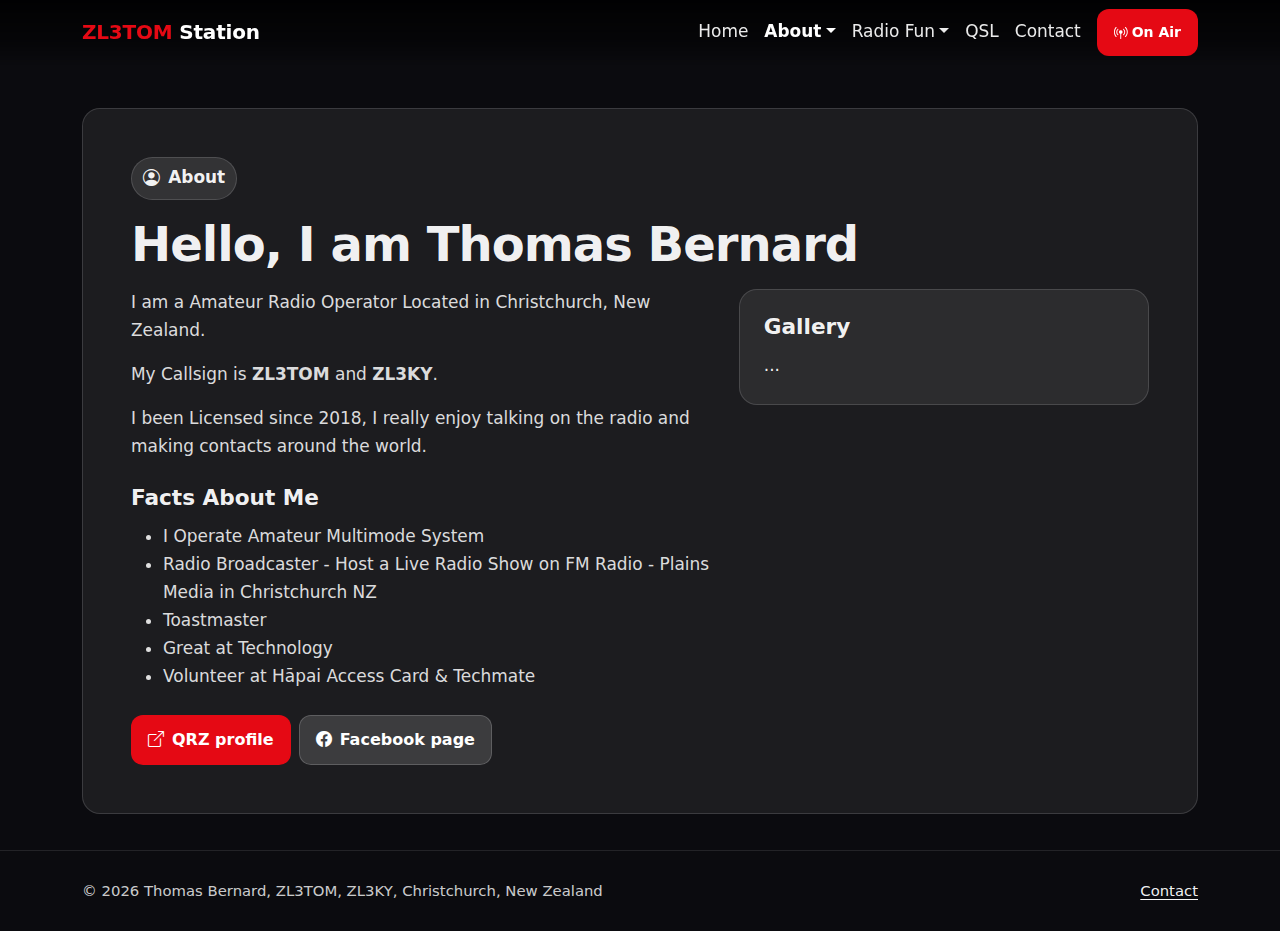
<file: about.html>
<!doctype html>
<html lang="en">
  <head>
    <title>About | Thomas Bernard, ZL3TOM</title>
    <meta charset="utf-8" />
<meta name="viewport" content="width=device-width, initial-scale=1" />
<link href="https://cdn.jsdelivr.net/npm/bootstrap@5.3.3/dist/css/bootstrap.min.css" rel="stylesheet" integrity="sha384-QWTKZyjpPEjISv5WaRU9OFeRpok6YctnYmDr5pNlyT2bRjXh0JMhjY6hW+ALEwIH" crossorigin="anonymous">
<link rel="stylesheet" href="https://cdn.jsdelivr.net/npm/bootstrap-icons@1.11.3/font/bootstrap-icons.min.css">
<link rel="stylesheet" href="assets/css/style.css">
    <meta name="description" content="About Thomas Bernard, ZL3TOM, amateur radio operator in Christchurch, New Zealand." />
  </head>
  <body>
    <a class="skip-link" href="#main">Skip to content</a>
<nav class="navbar navbar-expand-lg navbar-dark fixed-top">
  <div class="container">
    <a class="navbar-brand fw-bold" href="index.html" style="letter-spacing:-0.01em;">
      <span style="color: var(--brand);">ZL3TOM</span><span class="text-white"> Station</span>
    </a>
    <button class="navbar-toggler" type="button" data-bs-toggle="collapse" data-bs-target="#navMain" aria-controls="navMain" aria-expanded="false" aria-label="Toggle navigation">
      <span class="navbar-toggler-icon"></span>
    </button>

    <div class="collapse navbar-collapse" id="navMain">
      <ul class="navbar-nav ms-auto mb-2 mb-lg-0 align-items-lg-center">
        <li class="nav-item"><a class="nav-link" href="index.html">Home</a></li>

        <li class="nav-item dropdown">
          <a class="nav-link dropdown-toggle active" aria-current="page" href="about.html" id="navAbout" role="button" data-bs-toggle="dropdown" aria-expanded="false">About</a>
          <ul class="dropdown-menu dropdown-menu-end" aria-labelledby="navAbout">
            <li><a class="dropdown-item" href="about.html">About Me</a></li>
            <li><hr class="dropdown-divider"></li>
            <li><a class="dropdown-item" href="http://qrz.com/db/zl3tom" target="_blank" rel="noopener">QRZ, ZL3TOM</a></li>
            <li><a class="dropdown-item" href="http://fb.com/zl3tom" target="_blank" rel="noopener">ZL3TOM, Facebook Page</a></li>
          </ul>
        </li>

        <li class="nav-item dropdown">
          <a class="nav-link dropdown-toggle" href="radio-fun.html" id="navRadioFun" role="button" data-bs-toggle="dropdown" aria-expanded="false">Radio Fun</a>
          <ul class="dropdown-menu dropdown-menu-end" aria-labelledby="navRadioFun">
            <li><a class="dropdown-item" href="radio-fun.html">Radio Fun</a></li>
            <li><hr class="dropdown-divider"></li>
            <li><a class="dropdown-item" href="http://165.22.121.189/link.php?nodes=40452" target="_blank" rel="noopener">ZL3TOM, AllStar</a></li>
            <li><a class="dropdown-item" href="https://aprs.fi/info/a/ZL3TOM" target="_blank" rel="noopener">ZL3TOM, APRS</a></li>
            <li><a class="dropdown-item" href="http://anzel.radio" target="_blank" rel="noopener">ANZEL Network</a></li>
          </ul>
        </li>

        <li class="nav-item"><a class="nav-link" href="qsl.html">QSL</a></li>
        <li class="nav-item"><a class="nav-link" href="contact.html">Contact</a></li>

        <li class="nav-item ms-lg-2">
          <a class="btn btn-sm btn-brand" href="radio-fun.html" aria-label="Open Radio Fun page">
            <i class="bi bi-broadcast-pin me-1" aria-hidden="true"></i>On Air
          </a>
        </li>
      </ul>
    </div>
  </div>
</nav>

    <main id="main" style="padding-top: 88px;">
      <section class="section">
        <div class="container">
          <div class="panel p-4 p-md-5">
            <div class="kicker mb-3"><i class="bi bi-person-circle" aria-hidden="true"></i>About</div>
            <h1 class="display-5 display-title mb-3">Hello, I am Thomas Bernard</h1>

            <div class="row g-4">
              <div class="col-lg-7">
                <p class="text-muted mb-3">I am a Amateur Radio Operator Located in Christchurch, New Zealand.</p>
                <p class="text-muted mb-3">My Callsign is <strong>ZL3TOM</strong> and <strong>ZL3KY</strong>.</p>
                <p class="text-muted mb-4">I been Licensed since 2018, I really enjoy talking on the radio and making contacts around the world.</p>

                <h2 class="row-title">Facts About Me</h2>
                <ul class="text-muted mb-0">
                  <li>I Operate Amateur Multimode System</li>
                  <li>Radio Broadcaster - Host a Live Radio Show on FM Radio - Plains Media in Christchurch NZ
                  <li>Toastmaster</li>
                  <li>Great at Technology</li>
                  <li>Volunteer at Hāpai Access Card & Techmate</li>
                </ul>

                <div class="mt-4 d-flex flex-wrap gap-2">
                  <a class="btn btn-brand" href="http://qrz.com/db/zl3tom" target="_blank" rel="noopener">
                    <i class="bi bi-box-arrow-up-right me-2" aria-hidden="true"></i>QRZ profile
                  </a>
                  <a class="btn btn-ghost" href="http://fb.com/zl3tom" target="_blank" rel="noopener">
                    <i class="bi bi-facebook me-2" aria-hidden="true"></i>Facebook page
                  </a>
                </div>
              </div>

              <div class="col-lg-5">
                <div class="panel p-3 p-md-4">
                  <h2 class="row-title">Gallery</h2>
                  <div id="cincopa_381cf2">...</div><script type="text/javascript">
                  var cpo = []; cpo["_object"] ="cincopa_381cf2"; cpo["_fid"] = "AQFAhpOwdphx";
                  var _cpmp = _cpmp || []; _cpmp.push(cpo);
                  (function() { var cp = document.createElement("script"); cp.type = "text/javascript";
                  cp.async = true; cp.src = "https://rtcdn.cincopa.com/libasync.js";
                  var c = document.getElementsByTagName("script")[0];
                  c.parentNode.insertBefore(cp, c); })(); </script>
                </div>
              </div>
            </div>
          </div>
        </div>
      </section>
    </main>

    <footer class="footer">
  <div class="container">
    <div class="d-flex flex-column flex-md-row align-items-start align-items-md-center justify-content-between gap-2">
      <div class="small">
        © <span id="yearNow"></span> Thomas Bernard, ZL3TOM, ZL3KY, Christchurch, New Zealand
      </div>
      <div class="small">
        <a href="contact.html">Contact</a>
      </div>
    </div>
  </div>
</footer>
<script>
  document.getElementById("yearNow").textContent = new Date().getFullYear();
</script>
    <script src="https://cdn.jsdelivr.net/npm/bootstrap@5.3.3/dist/js/bootstrap.bundle.min.js" integrity="sha384-YvpcrYf0tY3lHB60NNkmXc5s9fDVZLESaAA55NDzOxhy9GkcIdslK1eN7N6jIeHz" crossorigin="anonymous"></script>
  
<script type="application/ld+json">
{
  "@context": "https://schema.org",
  "@type": "RadioStation",
  "name": "ZL3TOM Amateur Radio Station",
  "url": "https://zl3tom.com",
  "address": {
    "@type": "PostalAddress",
    "addressLocality": "Christchurch",
    "addressCountry": "NZ"
  },
  "email": "zl3tom@tdbnz.email"
}
</script>

</body>
</html>
</file>
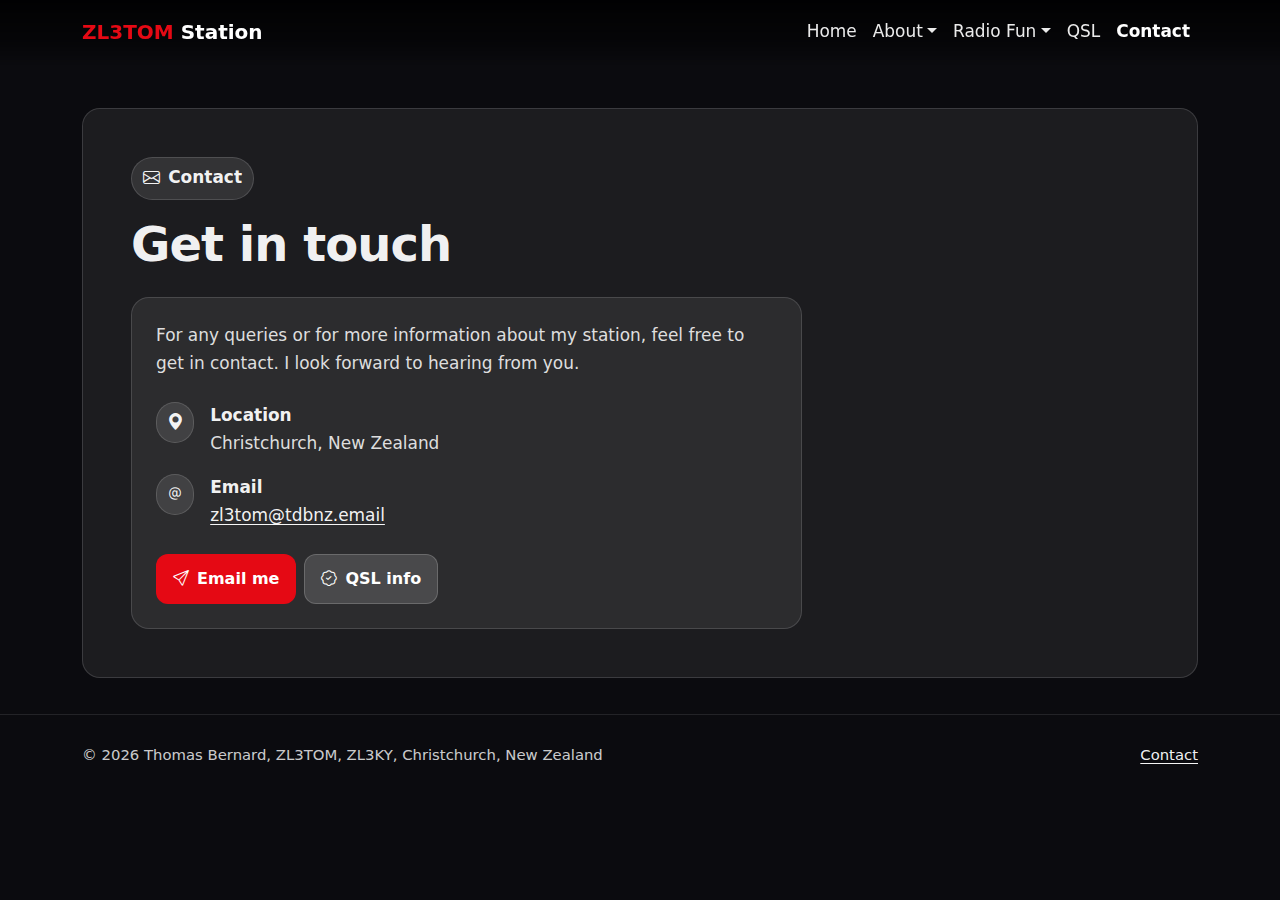
<file: contact.html>
<!doctype html>
<html lang="en">
  <head>
    <title>Contact | Thomas Bernard, ZL3TOM</title>
    <meta charset="utf-8">
    <meta name="viewport" content="width=device-width, initial-scale=1">
    <meta name="description" content="Contact Thomas Bernard, ZL3TOM, amateur radio operator in Christchurch, New Zealand.">

    <link href="https://cdn.jsdelivr.net/npm/bootstrap@5.3.3/dist/css/bootstrap.min.css" rel="stylesheet">
    <link rel="stylesheet" href="https://cdn.jsdelivr.net/npm/bootstrap-icons@1.11.3/font/bootstrap-icons.min.css">
    <link rel="stylesheet" href="assets/css/style.css">
  </head>

  <body>
    <a class="skip-link" href="#main">Skip to content</a>

    <nav class="navbar navbar-expand-lg navbar-dark fixed-top">
      <div class="container">
        <a class="navbar-brand fw-bold" href="index.html">
          <span style="color: var(--brand);">ZL3TOM</span><span class="text-white"> Station</span>
        </a>

        <button class="navbar-toggler" type="button" data-bs-toggle="collapse" data-bs-target="#navMain">
          <span class="navbar-toggler-icon"></span>
        </button>

        <div class="collapse navbar-collapse" id="navMain">
          <ul class="navbar-nav ms-auto align-items-lg-center">
            <li class="nav-item"><a class="nav-link" href="index.html">Home</a></li>

            <li class="nav-item dropdown">
              <a class="nav-link dropdown-toggle" href="about.html" data-bs-toggle="dropdown">About</a>
              <ul class="dropdown-menu dropdown-menu-end">
                <li><a class="dropdown-item" href="about.html">About Me</a></li>
                <li><hr class="dropdown-divider"></li>
                <li><a class="dropdown-item" href="http://qrz.com/db/zl3tom" target="_blank" rel="noopener">QRZ, ZL3TOM</a></li>
                <li><a class="dropdown-item" href="http://fb.com/zl3tom" target="_blank" rel="noopener">ZL3TOM, Facebook Page</a></li>
              </ul>
            </li>

            <li class="nav-item dropdown">
              <a class="nav-link dropdown-toggle" href="radio-fun.html" data-bs-toggle="dropdown">Radio Fun</a>
              <ul class="dropdown-menu dropdown-menu-end">
                <li><a class="dropdown-item" href="radio-fun.html">Radio Fun</a></li>
                <li><hr class="dropdown-divider"></li>
                <li><a class="dropdown-item" href="http://165.22.121.189/link.php?nodes=40452" target="_blank" rel="noopener">ZL3TOM, AllStar</a></li>
                <li><a class="dropdown-item" href="https://aprs.fi/info/a/ZL3TOM" target="_blank" rel="noopener">ZL3TOM, APRS</a></li>
                <li><a class="dropdown-item" href="http://anzel.radio" target="_blank" rel="noopener">ANZEL Network</a></li>
              </ul>
            </li>

            <li class="nav-item"><a class="nav-link" href="qsl.html">QSL</a></li>
            <li class="nav-item"><a class="nav-link active" aria-current="page" href="contact.html">Contact</a></li>
          </ul>
        </div>
      </div>
    </nav>

    <main id="main" style="padding-top:88px;">
      <section class="section">
        <div class="container">
          <div class="panel p-4 p-md-5">
            <div class="kicker mb-3">
              <i class="bi bi-envelope" aria-hidden="true"></i> Contact
            </div>

            <h1 class="display-5 display-title mb-4">Get in touch</h1>

            <div class="row g-4">
              <div class="col-lg-8">
                <div class="panel p-4 h-100">
                  <p class="text-muted mb-4">
                    For any queries or for more information about my station, feel free to get in contact.
                    I look forward to hearing from you.
                  </p>

                  <div class="d-flex flex-column gap-3">
                    <div class="d-flex gap-3 align-items-start">
                      <div class="kicker" style="padding:.35rem .6rem;">
                        <i class="bi bi-geo-alt-fill" aria-hidden="true"></i>
                      </div>
                      <div>
                        <div class="fw-bold">Location</div>
                        <div class="text-muted">Christchurch, New Zealand</div>
                      </div>
                    </div>

                    <div class="d-flex gap-3 align-items-start">
                      <div class="kicker" style="padding:.35rem .6rem;">
                        <i class="bi bi-at" aria-hidden="true"></i>
                      </div>
                      <div>
                        <div class="fw-bold">Email</div>
                        <div class="text-muted">
                          <a href="mailto:zl3tom@tdbnz.email">zl3tom@tdbnz.email</a>
                        </div>
                      </div>
                    </div>
                  </div>

                  <div class="mt-4 d-flex flex-wrap gap-2">
                    <a class="btn btn-brand" href="mailto:zl3tom@tdbnz.email">
                      <i class="bi bi-send me-2" aria-hidden="true"></i>Email me
                    </a>
                    <a class="btn btn-ghost" href="qsl.html">
                      <i class="bi bi-patch-check me-2" aria-hidden="true"></i>QSL info
                    </a>
                  </div>
                </div>
              </div>
            </div>

          </div>
        </div>
      </section>
    </main>

    <footer class="footer">
      <div class="container">
        <div class="d-flex justify-content-between small">
          <div>© <span id="yearNow"></span> Thomas Bernard, ZL3TOM, ZL3KY, Christchurch, New Zealand</div>
          <div><a href="contact.html">Contact</a></div>
        </div>
      </div>
    </footer>

    <script>
      document.getElementById("yearNow").textContent = new Date().getFullYear();
    </script>

    <script src="https://cdn.jsdelivr.net/npm/bootstrap@5.3.3/dist/js/bootstrap.bundle.min.js"></script>

    <script type="application/ld+json">
    {
      "@context": "https://schema.org",
      "@type": "RadioStation",
      "name": "ZL3TOM Amateur Radio Station",
      "url": "https://zl3tom.com",
      "address": {
        "@type": "PostalAddress",
        "addressLocality": "Christchurch",
        "addressCountry": "NZ"
      },
      "email": "zl3tom@tdbnz.email"
    }
    </script>
  </body>
</html>
</file>
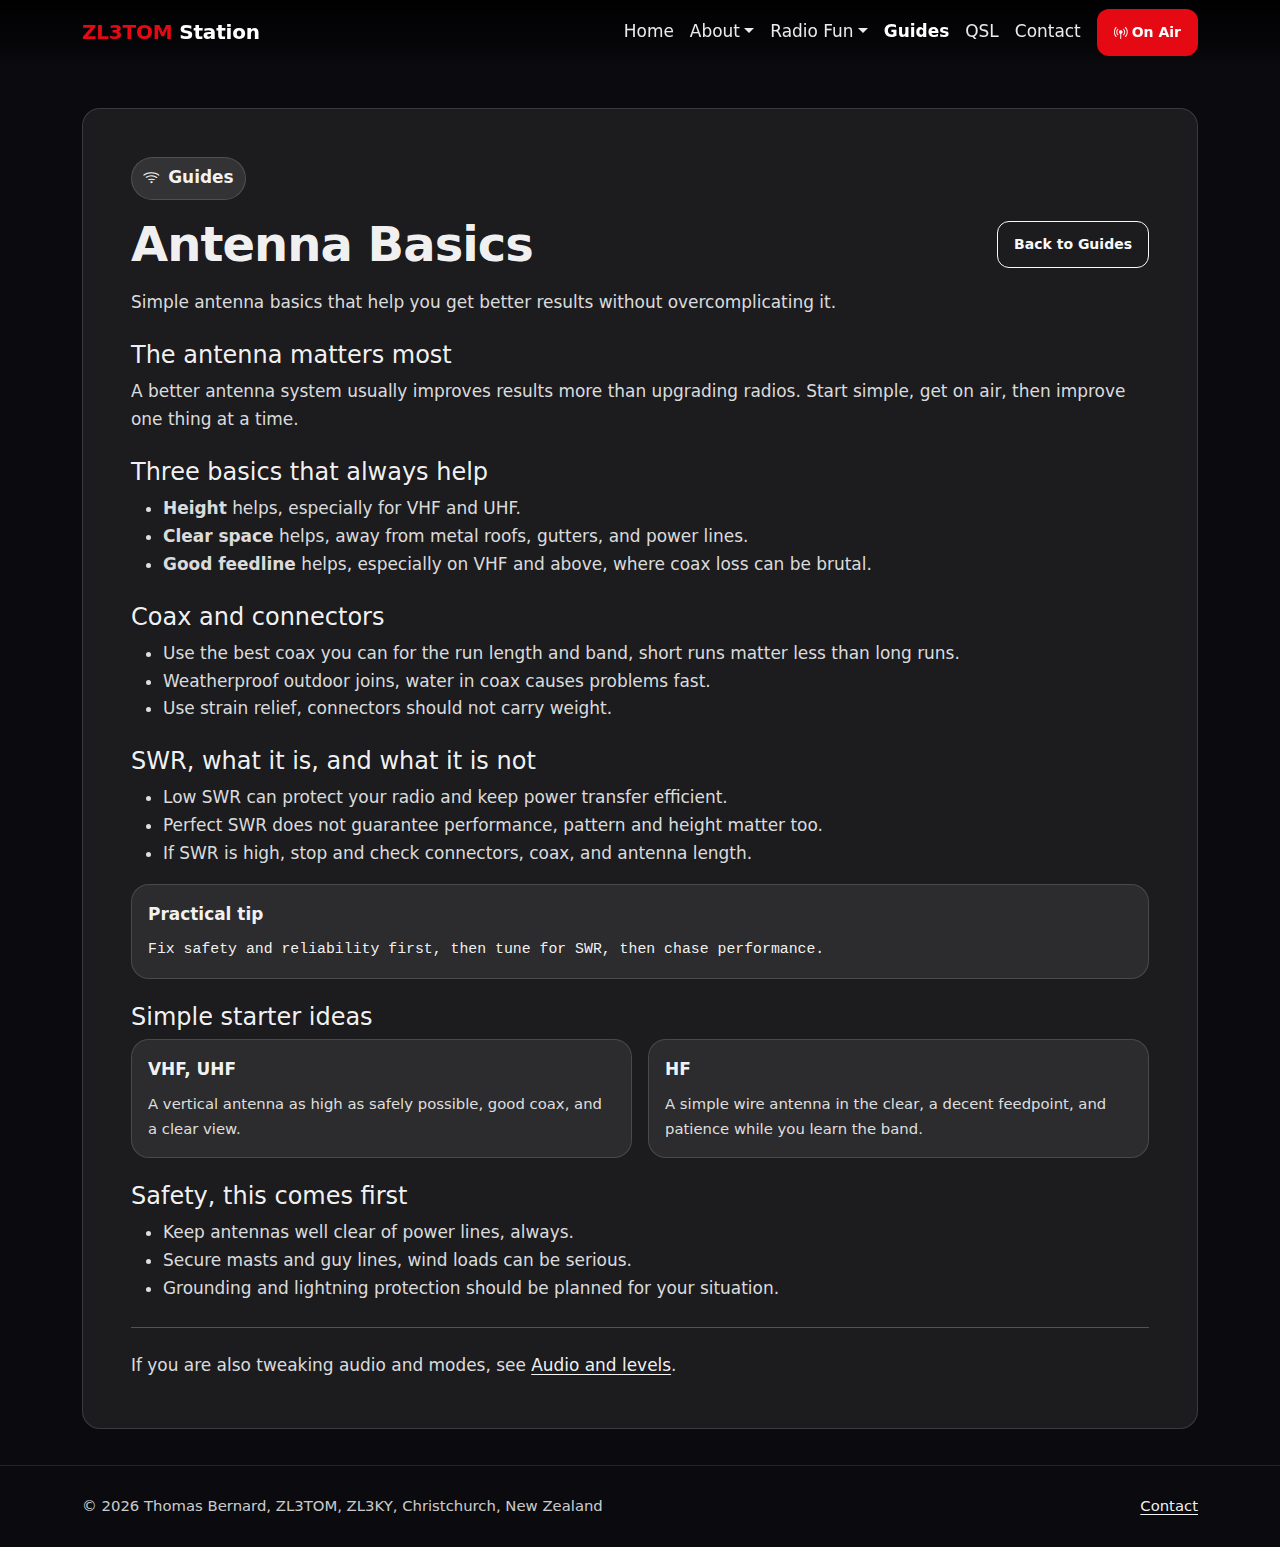
<file: guides-antenna-basics.html>
<!DOCTYPE html>

<!DOCTYPE html>

<html lang="en">
<head>
<title>Antenna Basics Guide | ZL3TOM</title>
<meta charset="utf-8"/>
<meta content="width=device-width, initial-scale=1" name="viewport"/>
<meta content="A practical amateur radio antenna basics guide covering height, coax, SWR, and safety for getting on air." name="description"/>
<link href="guides-antenna-basics.html" rel="canonical"/>
<link href="https://cdn.jsdelivr.net/npm/bootstrap@5.3.3/dist/css/bootstrap.min.css" rel="stylesheet"/>
<link href="https://cdn.jsdelivr.net/npm/bootstrap-icons@1.11.3/font/bootstrap-icons.min.css" rel="stylesheet"/>
<link href="assets/css/style.css" rel="stylesheet"/>
<meta content="Antenna Basics Guide | ZL3TOM" property="og:title"/>
<meta content="A practical amateur radio antenna basics guide covering height, coax, SWR, and safety for getting on air." property="og:description"/>
<meta content="summary" name="twitter:card"/>
</head>
<body>
<a class="skip-link" href="#main">Skip to content</a>
<nav class="navbar navbar-expand-lg navbar-dark fixed-top">
<div class="container">
<a class="navbar-brand fw-bold" href="index.html" style="letter-spacing:-0.01em;">
<span style="color: var(--brand);">ZL3TOM</span><span class="text-white"> Station</span>
</a>
<button aria-controls="navMain" aria-expanded="false" aria-label="Toggle navigation" class="navbar-toggler" data-bs-target="#navMain" data-bs-toggle="collapse" type="button">
<span class="navbar-toggler-icon"></span>
</button>
<div class="collapse navbar-collapse" id="navMain">
<ul class="navbar-nav ms-auto mb-2 mb-lg-0 align-items-lg-center">
<li class="nav-item"><a class="nav-link" href="index.html">Home</a></li>
<li class="nav-item dropdown">
<a aria-expanded="false" class="nav-link dropdown-toggle" data-bs-toggle="dropdown" href="about.html" id="navAbout" role="button">About</a>
<ul aria-labelledby="navAbout" class="dropdown-menu dropdown-menu-end">
<li><a class="dropdown-item" href="about.html">About Me</a></li>
<li><hr class="dropdown-divider"/></li>
<li><a class="dropdown-item" href="http://qrz.com/db/zl3tom" rel="noopener" target="_blank">QRZ, ZL3TOM</a></li>
<li><a class="dropdown-item" href="http://fb.com/zl3tom" rel="noopener" target="_blank">ZL3TOM, Facebook Page</a></li>
</ul>
</li>
<li class="nav-item dropdown">
<a aria-expanded="false" class="nav-link dropdown-toggle" data-bs-toggle="dropdown" href="radio-fun.html" id="navRadioFun" role="button">Radio Fun</a>
<ul aria-labelledby="navRadioFun" class="dropdown-menu dropdown-menu-end">
<li><a class="dropdown-item" href="radio-fun.html">Radio Fun</a></li>
<li><hr class="dropdown-divider"/></li>
<li><a class="dropdown-item" href="http://165.22.121.189/link.php?nodes=40452" rel="noopener" target="_blank">ZL3TOM, AllStar</a></li>
<li><a class="dropdown-item" href="https://aprs.fi/info/a/ZL3TOM" rel="noopener" target="_blank">ZL3TOM, APRS</a></li>
<li><a class="dropdown-item" href="http://anzel.radio" rel="noopener" target="_blank">ANZEL Network</a></li>
</ul>
</li>
<li class="nav-item"><a aria-current="page" class="nav-link active" href="guides.html">Guides</a></li>
<li class="nav-item"><a class="nav-link" href="qsl.html">QSL</a></li>
<li class="nav-item"><a class="nav-link" href="contact.html">Contact</a></li>
<li class="nav-item ms-lg-2">
<a aria-label="Open Radio Fun page" class="btn btn-sm btn-brand" href="radio-fun.html">
<i aria-hidden="true" class="bi bi-broadcast-pin me-1"></i>On Air
          </a>
</li>
</ul>
</div>
</div>
</nav>
<main id="main" style="padding-top:88px;">
<section class="section">
<div class="container">
<div class="panel p-4 p-md-5"><div class="kicker mb-3"><i aria-hidden="true" class="bi bi-wifi"></i>
        Guides
      </div><div class="d-flex flex-wrap align-items-center justify-content-between gap-2"><h1 class="display-5 display-title mb-0">Antenna Basics</h1><a class="btn btn-outline-light btn-sm" href="guides.html">Back to Guides</a></div><p class="text-muted mt-3 mb-4">Simple antenna basics that help you get better results without overcomplicating it.</p>
<h2 class="h4 mt-4">The antenna matters most</h2>
<p class="text-muted">
A better antenna system usually improves results more than upgrading radios.
Start simple, get on air, then improve one thing at a time.
</p>
<h2 class="h4 mt-4">Three basics that always help</h2>
<ul class="text-muted">
<li><strong>Height</strong> helps, especially for VHF and UHF.</li>
<li><strong>Clear space</strong> helps, away from metal roofs, gutters, and power lines.</li>
<li><strong>Good feedline</strong> helps, especially on VHF and above, where coax loss can be brutal.</li>
</ul>
<h2 class="h4 mt-4">Coax and connectors</h2>
<ul class="text-muted">
<li>Use the best coax you can for the run length and band, short runs matter less than long runs.</li>
<li>Weatherproof outdoor joins, water in coax causes problems fast.</li>
<li>Use strain relief, connectors should not carry weight.</li>
</ul>
<h2 class="h4 mt-4">SWR, what it is, and what it is not</h2>
<ul class="text-muted">
<li>Low SWR can protect your radio and keep power transfer efficient.</li>
<li>Perfect SWR does not guarantee performance, pattern and height matter too.</li>
<li>If SWR is high, stop and check connectors, coax, and antenna length.</li>
</ul>
<div class="panel p-3 mb-3">
<div class="fw-bold mb-2">Practical tip</div>
<pre class="mb-0">Fix safety and reliability first, then tune for SWR, then chase performance.</pre>
</div>
<h2 class="h4 mt-4">Simple starter ideas</h2>
<div class="row g-3">
<div class="col-12 col-md-6">
<div class="panel p-3 h-100">
<div class="fw-bold mb-2">VHF, UHF</div>
<div class="text-muted small mb-0">A vertical antenna as high as safely possible, good coax, and a clear view.</div>
</div>
</div>
<div class="col-12 col-md-6">
<div class="panel p-3 h-100">
<div class="fw-bold mb-2">HF</div>
<div class="text-muted small mb-0">A simple wire antenna in the clear, a decent feedpoint, and patience while you learn the band.</div>
</div>
</div>
</div>
<h2 class="h4 mt-4">Safety, this comes first</h2>
<ul class="text-muted">
<li>Keep antennas well clear of power lines, always.</li>
<li>Secure masts and guy lines, wind loads can be serious.</li>
<li>Grounding and lightning protection should be planned for your situation.</li>
</ul>
<hr class="my-4"/>
<p class="text-muted mb-0">
If you are also tweaking audio and modes, see <a href="guides-audio-and-levels.html">Audio and levels</a>.
</p>
</div>
</div>
</section>
</main>
<footer class="footer">
<div class="container">
<div class="d-flex justify-content-between small">
<div>© <span id="yearNow"></span> Thomas Bernard, ZL3TOM, ZL3KY, Christchurch, New Zealand</div>
<div><a href="contact.html">Contact</a></div>
</div>
</div>
</footer>
<script>
  document.getElementById("yearNow").textContent = new Date().getFullYear();
</script>
<script src="https://cdn.jsdelivr.net/npm/bootstrap@5.3.3/dist/js/bootstrap.bundle.min.js"></script>
<script type="application/ld+json">
{
  "@context": "https://schema.org",
  "@type": "RadioStation",
  "name": "ZL3TOM Amateur Radio Station",
  "url": "https://zl3tom.com",
  "address": {
    "@type": "PostalAddress",
    "addressLocality": "Christchurch",
    "addressCountry": "NZ"
  }
}
</script>
</body>
</html>
</file>
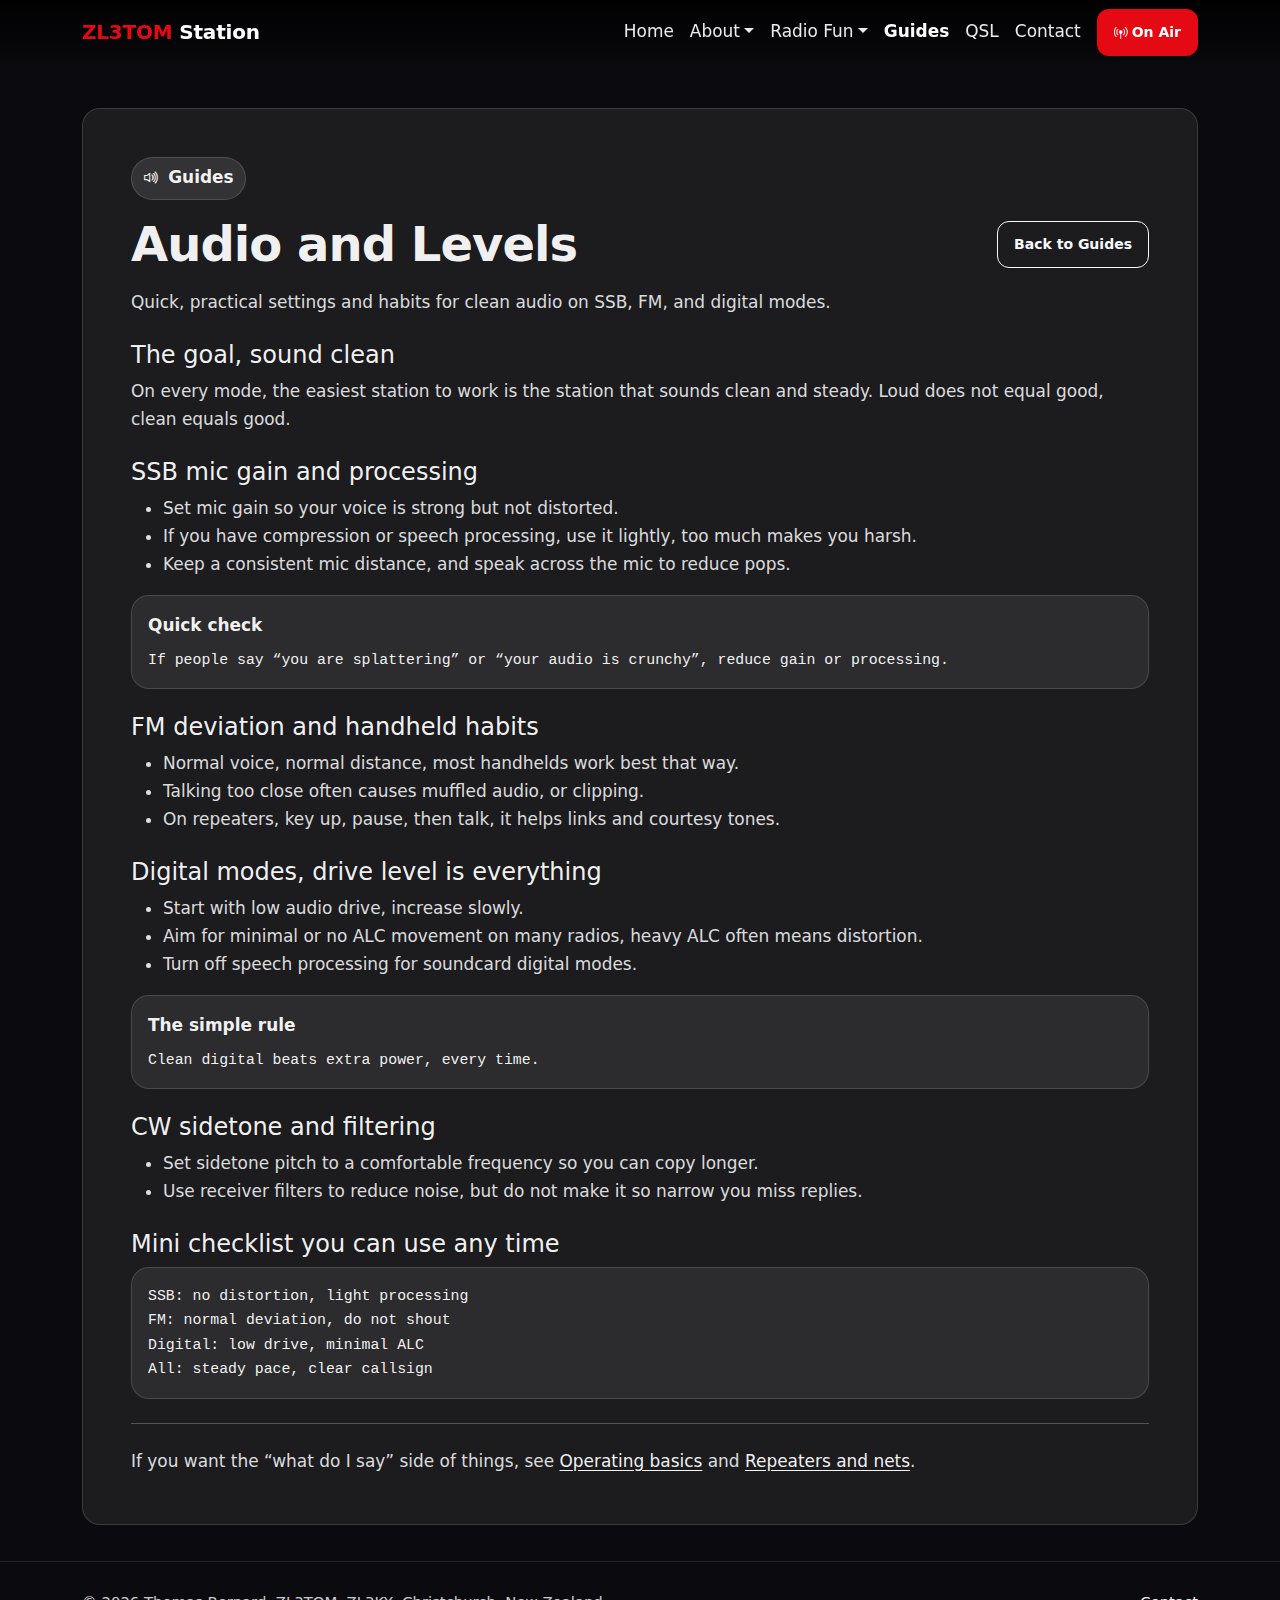
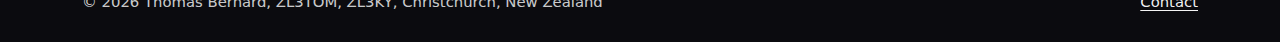
<file: guides-audio-and-levels.html>
<!DOCTYPE html>

<!DOCTYPE html>

<html lang="en">
<head>
<title>Audio and Levels Guide | ZL3TOM</title>
<meta charset="utf-8"/>
<meta content="width=device-width, initial-scale=1" name="viewport"/>
<meta content="A practical amateur radio guide to clean audio, mic gain, FM deviation, and digital levels, with quick checklists." name="description"/>
<link href="guides-audio-and-levels.html" rel="canonical"/>
<link href="https://cdn.jsdelivr.net/npm/bootstrap@5.3.3/dist/css/bootstrap.min.css" rel="stylesheet"/>
<link href="https://cdn.jsdelivr.net/npm/bootstrap-icons@1.11.3/font/bootstrap-icons.min.css" rel="stylesheet"/>
<link href="assets/css/style.css" rel="stylesheet"/>
<meta content="Audio and Levels Guide | ZL3TOM" property="og:title"/>
<meta content="A practical amateur radio guide to clean audio, mic gain, FM deviation, and digital levels, with quick checklists." property="og:description"/>
<meta content="summary" name="twitter:card"/>
  <script async src="https://pagead2.googlesyndication.com/pagead/js/adsbygoogle.js?client=ca-pub-1174748548530019" crossorigin="anonymous"></script>
</head>
<body>
<a class="skip-link" href="#main">Skip to content</a>
<nav class="navbar navbar-expand-lg navbar-dark fixed-top">
<div class="container">
<a class="navbar-brand fw-bold" href="index.html" style="letter-spacing:-0.01em;">
<span style="color: var(--brand);">ZL3TOM</span><span class="text-white"> Station</span>
</a>
<button aria-controls="navMain" aria-expanded="false" aria-label="Toggle navigation" class="navbar-toggler" data-bs-target="#navMain" data-bs-toggle="collapse" type="button">
<span class="navbar-toggler-icon"></span>
</button>
<div class="collapse navbar-collapse" id="navMain">
<ul class="navbar-nav ms-auto mb-2 mb-lg-0 align-items-lg-center">
<li class="nav-item"><a class="nav-link" href="index.html">Home</a></li>
<li class="nav-item dropdown">
<a aria-expanded="false" class="nav-link dropdown-toggle" data-bs-toggle="dropdown" href="about.html" id="navAbout" role="button">About</a>
<ul aria-labelledby="navAbout" class="dropdown-menu dropdown-menu-end">
<li><a class="dropdown-item" href="about.html">About Me</a></li>
<li><hr class="dropdown-divider"/></li>
<li><a class="dropdown-item" href="http://qrz.com/db/zl3tom" rel="noopener" target="_blank">QRZ, ZL3TOM</a></li>
<li><a class="dropdown-item" href="http://fb.com/zl3tom" rel="noopener" target="_blank">ZL3TOM, Facebook Page</a></li>
</ul>
</li>
<li class="nav-item dropdown">
<a aria-expanded="false" class="nav-link dropdown-toggle" data-bs-toggle="dropdown" href="radio-fun.html" id="navRadioFun" role="button">Radio Fun</a>
<ul aria-labelledby="navRadioFun" class="dropdown-menu dropdown-menu-end">
<li><a class="dropdown-item" href="radio-fun.html">Radio Fun</a></li>
<li><hr class="dropdown-divider"/></li>
<li><a class="dropdown-item" href="http://165.22.121.189/link.php?nodes=40452" rel="noopener" target="_blank">ZL3TOM, AllStar</a></li>
<li><a class="dropdown-item" href="https://aprs.fi/info/a/ZL3TOM" rel="noopener" target="_blank">ZL3TOM, APRS</a></li>
<li><a class="dropdown-item" href="http://anzel.radio" rel="noopener" target="_blank">ANZEL Network</a></li>
</ul>
</li>
<li class="nav-item"><a aria-current="page" class="nav-link active" href="guides.html">Guides</a></li>
<li class="nav-item"><a class="nav-link" href="qsl.html">QSL</a></li>
<li class="nav-item"><a class="nav-link" href="contact.html">Contact</a></li>
<li class="nav-item ms-lg-2">
<a aria-label="Open Radio Fun page" class="btn btn-sm btn-brand" href="radio-fun.html">
<i aria-hidden="true" class="bi bi-broadcast-pin me-1"></i>On Air
          </a>
</li>
</ul>
</div>
</div>
</nav>
<main id="main" style="padding-top:88px;">
<section class="section">
<div class="container">
<div class="panel p-4 p-md-5"><div class="kicker mb-3"><i aria-hidden="true" class="bi bi-volume-up"></i>
        Guides
      </div><div class="d-flex flex-wrap align-items-center justify-content-between gap-2"><h1 class="display-5 display-title mb-0">Audio and Levels</h1><a class="btn btn-outline-light btn-sm" href="guides.html">Back to Guides</a></div><p class="text-muted mt-3 mb-4">Quick, practical settings and habits for clean audio on SSB, FM, and digital modes.</p>
<h2 class="h4 mt-4">The goal, sound clean</h2>
<p class="text-muted">
On every mode, the easiest station to work is the station that sounds clean and steady.
Loud does not equal good, clean equals good.
</p>
<h2 class="h4 mt-4">SSB mic gain and processing</h2>
<ul class="text-muted">
<li>Set mic gain so your voice is strong but not distorted.</li>
<li>If you have compression or speech processing, use it lightly, too much makes you harsh.</li>
<li>Keep a consistent mic distance, and speak across the mic to reduce pops.</li>
</ul>
<div class="panel p-3 mb-3">
<div class="fw-bold mb-2">Quick check</div>
<pre class="mb-0">If people say “you are splattering” or “your audio is crunchy”, reduce gain or processing.</pre>
</div>
<h2 class="h4 mt-4">FM deviation and handheld habits</h2>
<ul class="text-muted">
<li>Normal voice, normal distance, most handhelds work best that way.</li>
<li>Talking too close often causes muffled audio, or clipping.</li>
<li>On repeaters, key up, pause, then talk, it helps links and courtesy tones.</li>
</ul>
<h2 class="h4 mt-4">Digital modes, drive level is everything</h2>
<ul class="text-muted">
<li>Start with low audio drive, increase slowly.</li>
<li>Aim for minimal or no ALC movement on many radios, heavy ALC often means distortion.</li>
<li>Turn off speech processing for soundcard digital modes.</li>
</ul>
<div class="panel p-3 mb-3">
<div class="fw-bold mb-2">The simple rule</div>
<pre class="mb-0">Clean digital beats extra power, every time.</pre>
</div>
<h2 class="h4 mt-4">CW sidetone and filtering</h2>
<ul class="text-muted">
<li>Set sidetone pitch to a comfortable frequency so you can copy longer.</li>
<li>Use receiver filters to reduce noise, but do not make it so narrow you miss replies.</li>
</ul>
<h2 class="h4 mt-4">Mini checklist you can use any time</h2>
<div class="panel p-3 mb-3">
<pre class="mb-0">SSB: no distortion, light processing
FM: normal deviation, do not shout
Digital: low drive, minimal ALC
All: steady pace, clear callsign</pre>
</div>
<hr class="my-4"/>
<p class="text-muted mb-0">
If you want the “what do I say” side of things, see <a href="guides-operating-basics.html">Operating basics</a> and <a href="guides-repeaters-and-nets.html">Repeaters and nets</a>.
</p>
</div>
</div>
</section>
</main>
<footer class="footer">
<div class="container">
<div class="d-flex justify-content-between small">
<div>© <span id="yearNow"></span> Thomas Bernard, ZL3TOM, ZL3KY, Christchurch, New Zealand</div>
<div><a href="contact.html">Contact</a></div>
</div>
</div>
</footer>
<script>
  document.getElementById("yearNow").textContent = new Date().getFullYear();
</script>
<script src="https://cdn.jsdelivr.net/npm/bootstrap@5.3.3/dist/js/bootstrap.bundle.min.js"></script>
<script type="application/ld+json">
{
  "@context": "https://schema.org",
  "@type": "RadioStation",
  "name": "ZL3TOM Amateur Radio Station",
  "url": "https://zl3tom.com",
  "address": {
    "@type": "PostalAddress",
    "addressLocality": "Christchurch",
    "addressCountry": "NZ"
  }
}
</script>
</body>
</html>
</file>
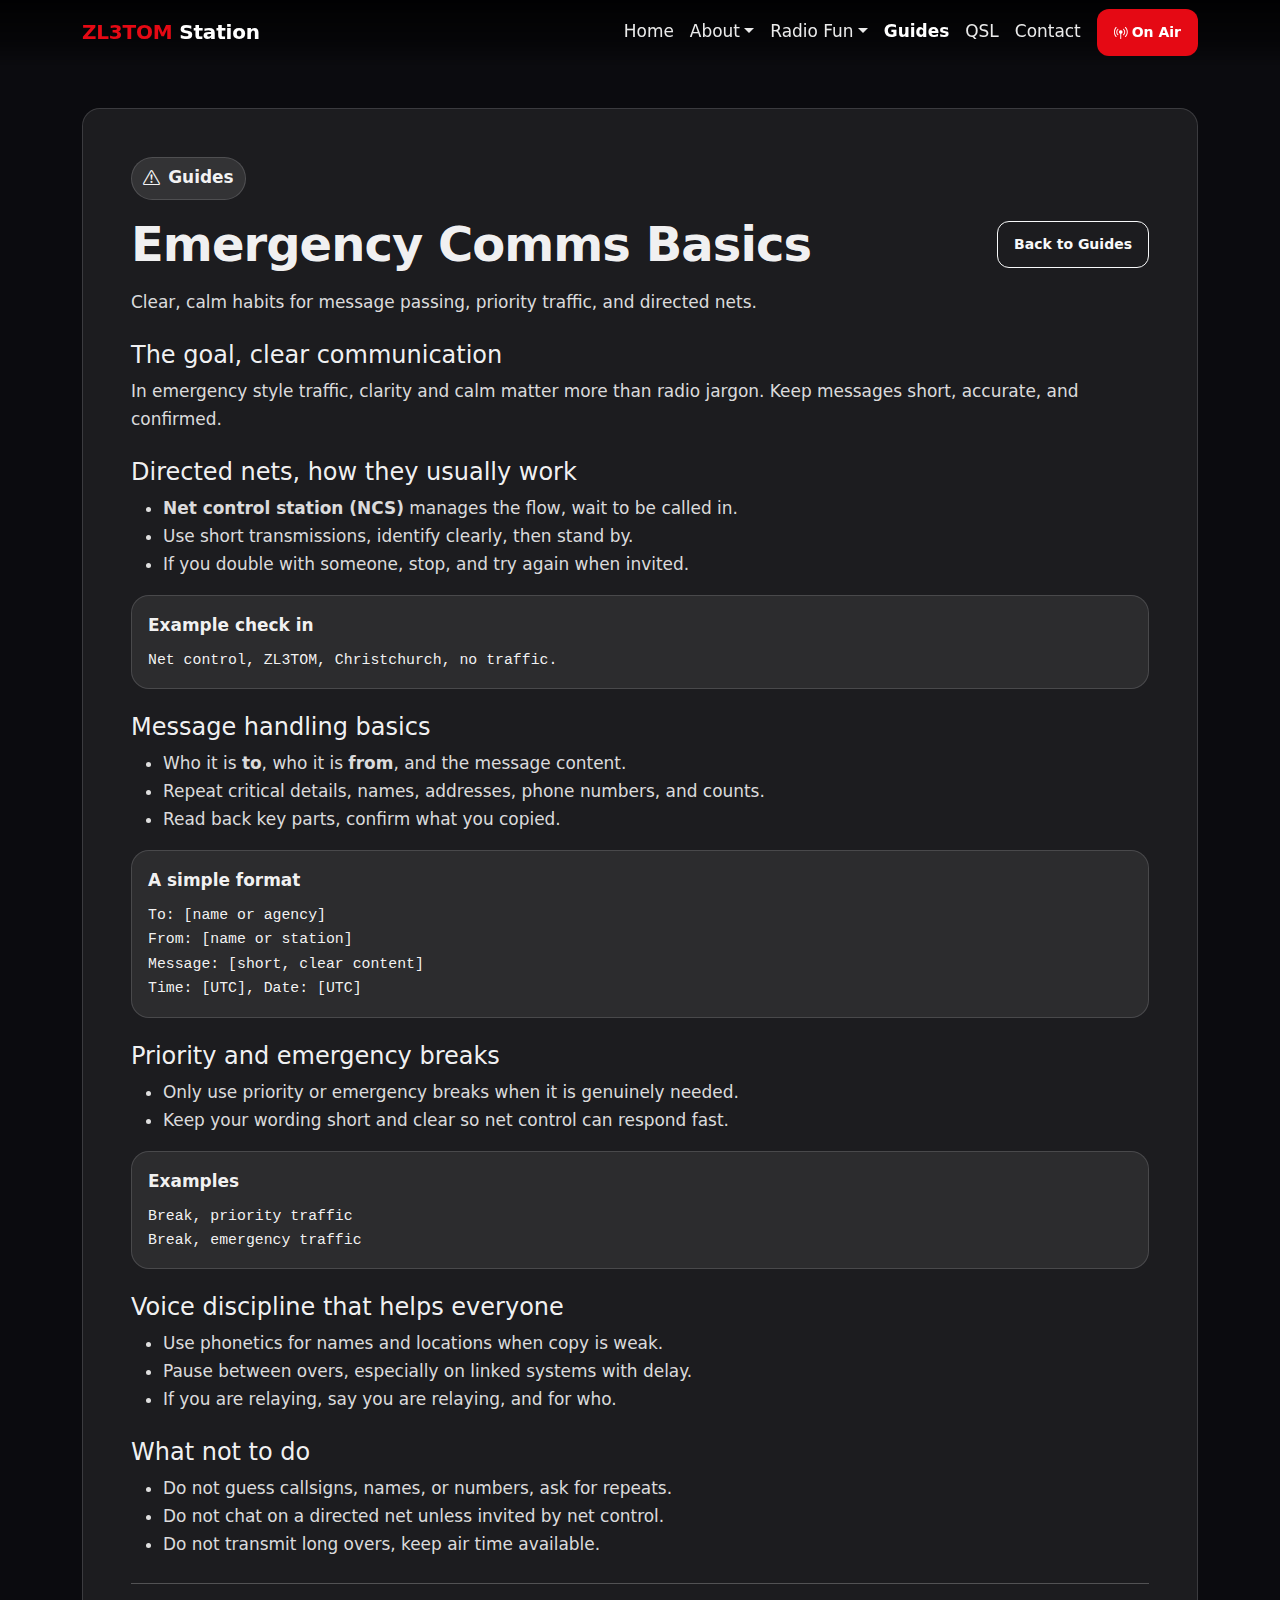
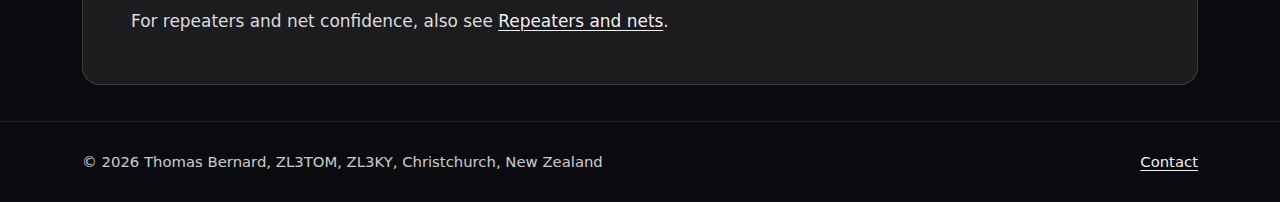
<file: guides-emergency-comms-basics.html>
<!DOCTYPE html>

<!DOCTYPE html>

<html lang="en">
<head>
<title>Emergency Communications Basics Guide | ZL3TOM</title>
<meta charset="utf-8"/>
<meta content="width=device-width, initial-scale=1" name="viewport"/>
<meta content="A practical amateur radio emergency communications guide covering message handling, directed nets, and clear on air procedure." name="description"/>
<link href="guides-emergency-comms-basics.html" rel="canonical"/>
<link href="https://cdn.jsdelivr.net/npm/bootstrap@5.3.3/dist/css/bootstrap.min.css" rel="stylesheet"/>
<link href="https://cdn.jsdelivr.net/npm/bootstrap-icons@1.11.3/font/bootstrap-icons.min.css" rel="stylesheet"/>
<link href="assets/css/style.css" rel="stylesheet"/>
<meta content="Emergency Communications Basics Guide | ZL3TOM" property="og:title"/>
<meta content="A practical amateur radio emergency communications guide covering message handling, directed nets, and clear on air procedure." property="og:description"/>
<meta content="summary" name="twitter:card"/>
</head>
<body>
<a class="skip-link" href="#main">Skip to content</a>
<nav class="navbar navbar-expand-lg navbar-dark fixed-top">
<div class="container">
<a class="navbar-brand fw-bold" href="index.html" style="letter-spacing:-0.01em;">
<span style="color: var(--brand);">ZL3TOM</span><span class="text-white"> Station</span>
</a>
<button aria-controls="navMain" aria-expanded="false" aria-label="Toggle navigation" class="navbar-toggler" data-bs-target="#navMain" data-bs-toggle="collapse" type="button">
<span class="navbar-toggler-icon"></span>
</button>
<div class="collapse navbar-collapse" id="navMain">
<ul class="navbar-nav ms-auto mb-2 mb-lg-0 align-items-lg-center">
<li class="nav-item"><a class="nav-link" href="index.html">Home</a></li>
<li class="nav-item dropdown">
<a aria-expanded="false" class="nav-link dropdown-toggle" data-bs-toggle="dropdown" href="about.html" id="navAbout" role="button">About</a>
<ul aria-labelledby="navAbout" class="dropdown-menu dropdown-menu-end">
<li><a class="dropdown-item" href="about.html">About Me</a></li>
<li><hr class="dropdown-divider"/></li>
<li><a class="dropdown-item" href="http://qrz.com/db/zl3tom" rel="noopener" target="_blank">QRZ, ZL3TOM</a></li>
<li><a class="dropdown-item" href="http://fb.com/zl3tom" rel="noopener" target="_blank">ZL3TOM, Facebook Page</a></li>
</ul>
</li>
<li class="nav-item dropdown">
<a aria-expanded="false" class="nav-link dropdown-toggle" data-bs-toggle="dropdown" href="radio-fun.html" id="navRadioFun" role="button">Radio Fun</a>
<ul aria-labelledby="navRadioFun" class="dropdown-menu dropdown-menu-end">
<li><a class="dropdown-item" href="radio-fun.html">Radio Fun</a></li>
<li><hr class="dropdown-divider"/></li>
<li><a class="dropdown-item" href="http://165.22.121.189/link.php?nodes=40452" rel="noopener" target="_blank">ZL3TOM, AllStar</a></li>
<li><a class="dropdown-item" href="https://aprs.fi/info/a/ZL3TOM" rel="noopener" target="_blank">ZL3TOM, APRS</a></li>
<li><a class="dropdown-item" href="http://anzel.radio" rel="noopener" target="_blank">ANZEL Network</a></li>
</ul>
</li>
<li class="nav-item"><a aria-current="page" class="nav-link active" href="guides.html">Guides</a></li>
<li class="nav-item"><a class="nav-link" href="qsl.html">QSL</a></li>
<li class="nav-item"><a class="nav-link" href="contact.html">Contact</a></li>
<li class="nav-item ms-lg-2">
<a aria-label="Open Radio Fun page" class="btn btn-sm btn-brand" href="radio-fun.html">
<i aria-hidden="true" class="bi bi-broadcast-pin me-1"></i>On Air
          </a>
</li>
</ul>
</div>
</div>
</nav>
<main id="main" style="padding-top:88px;">
<section class="section">
<div class="container">
<div class="panel p-4 p-md-5"><div class="kicker mb-3"><i aria-hidden="true" class="bi bi-exclamation-triangle"></i>
        Guides
      </div><div class="d-flex flex-wrap align-items-center justify-content-between gap-2"><h1 class="display-5 display-title mb-0">Emergency Comms Basics</h1><a class="btn btn-outline-light btn-sm" href="guides.html">Back to Guides</a></div><p class="text-muted mt-3 mb-4">Clear, calm habits for message passing, priority traffic, and directed nets.</p>
<h2 class="h4 mt-4">The goal, clear communication</h2>
<p class="text-muted">
In emergency style traffic, clarity and calm matter more than radio jargon.
Keep messages short, accurate, and confirmed.
</p>
<h2 class="h4 mt-4">Directed nets, how they usually work</h2>
<ul class="text-muted">
<li><strong>Net control station (NCS)</strong> manages the flow, wait to be called in.</li>
<li>Use short transmissions, identify clearly, then stand by.</li>
<li>If you double with someone, stop, and try again when invited.</li>
</ul>
<div class="panel p-3 mb-3">
<div class="fw-bold mb-2">Example check in</div>
<pre class="mb-0">Net control, ZL3TOM, Christchurch, no traffic.</pre>
</div>
<h2 class="h4 mt-4">Message handling basics</h2>
<ul class="text-muted">
<li>Who it is <strong>to</strong>, who it is <strong>from</strong>, and the message content.</li>
<li>Repeat critical details, names, addresses, phone numbers, and counts.</li>
<li>Read back key parts, confirm what you copied.</li>
</ul>
<div class="panel p-3 mb-3">
<div class="fw-bold mb-2">A simple format</div>
<pre class="mb-0">To: [name or agency]
From: [name or station]
Message: [short, clear content]
Time: [UTC], Date: [UTC]</pre>
</div>
<h2 class="h4 mt-4">Priority and emergency breaks</h2>
<ul class="text-muted">
<li>Only use priority or emergency breaks when it is genuinely needed.</li>
<li>Keep your wording short and clear so net control can respond fast.</li>
</ul>
<div class="panel p-3 mb-3">
<div class="fw-bold mb-2">Examples</div>
<pre class="mb-0">Break, priority traffic
Break, emergency traffic</pre>
</div>
<h2 class="h4 mt-4">Voice discipline that helps everyone</h2>
<ul class="text-muted">
<li>Use phonetics for names and locations when copy is weak.</li>
<li>Pause between overs, especially on linked systems with delay.</li>
<li>If you are relaying, say you are relaying, and for who.</li>
</ul>
<h2 class="h4 mt-4">What not to do</h2>
<ul class="text-muted">
<li>Do not guess callsigns, names, or numbers, ask for repeats.</li>
<li>Do not chat on a directed net unless invited by net control.</li>
<li>Do not transmit long overs, keep air time available.</li>
</ul>
<hr class="my-4"/>
<p class="text-muted mb-0">
For repeaters and net confidence, also see <a href="guides-repeaters-and-nets.html">Repeaters and nets</a>.
</p>
</div>
</div>
</section>
</main>
<footer class="footer">
<div class="container">
<div class="d-flex justify-content-between small">
<div>© <span id="yearNow"></span> Thomas Bernard, ZL3TOM, ZL3KY, Christchurch, New Zealand</div>
<div><a href="contact.html">Contact</a></div>
</div>
</div>
</footer>
<script>
  document.getElementById("yearNow").textContent = new Date().getFullYear();
</script>
<script src="https://cdn.jsdelivr.net/npm/bootstrap@5.3.3/dist/js/bootstrap.bundle.min.js"></script>
<script type="application/ld+json">
{
  "@context": "https://schema.org",
  "@type": "RadioStation",
  "name": "ZL3TOM Amateur Radio Station",
  "url": "https://zl3tom.com",
  "address": {
    "@type": "PostalAddress",
    "addressLocality": "Christchurch",
    "addressCountry": "NZ"
  }
}
</script>
</body>
</html>
</file>
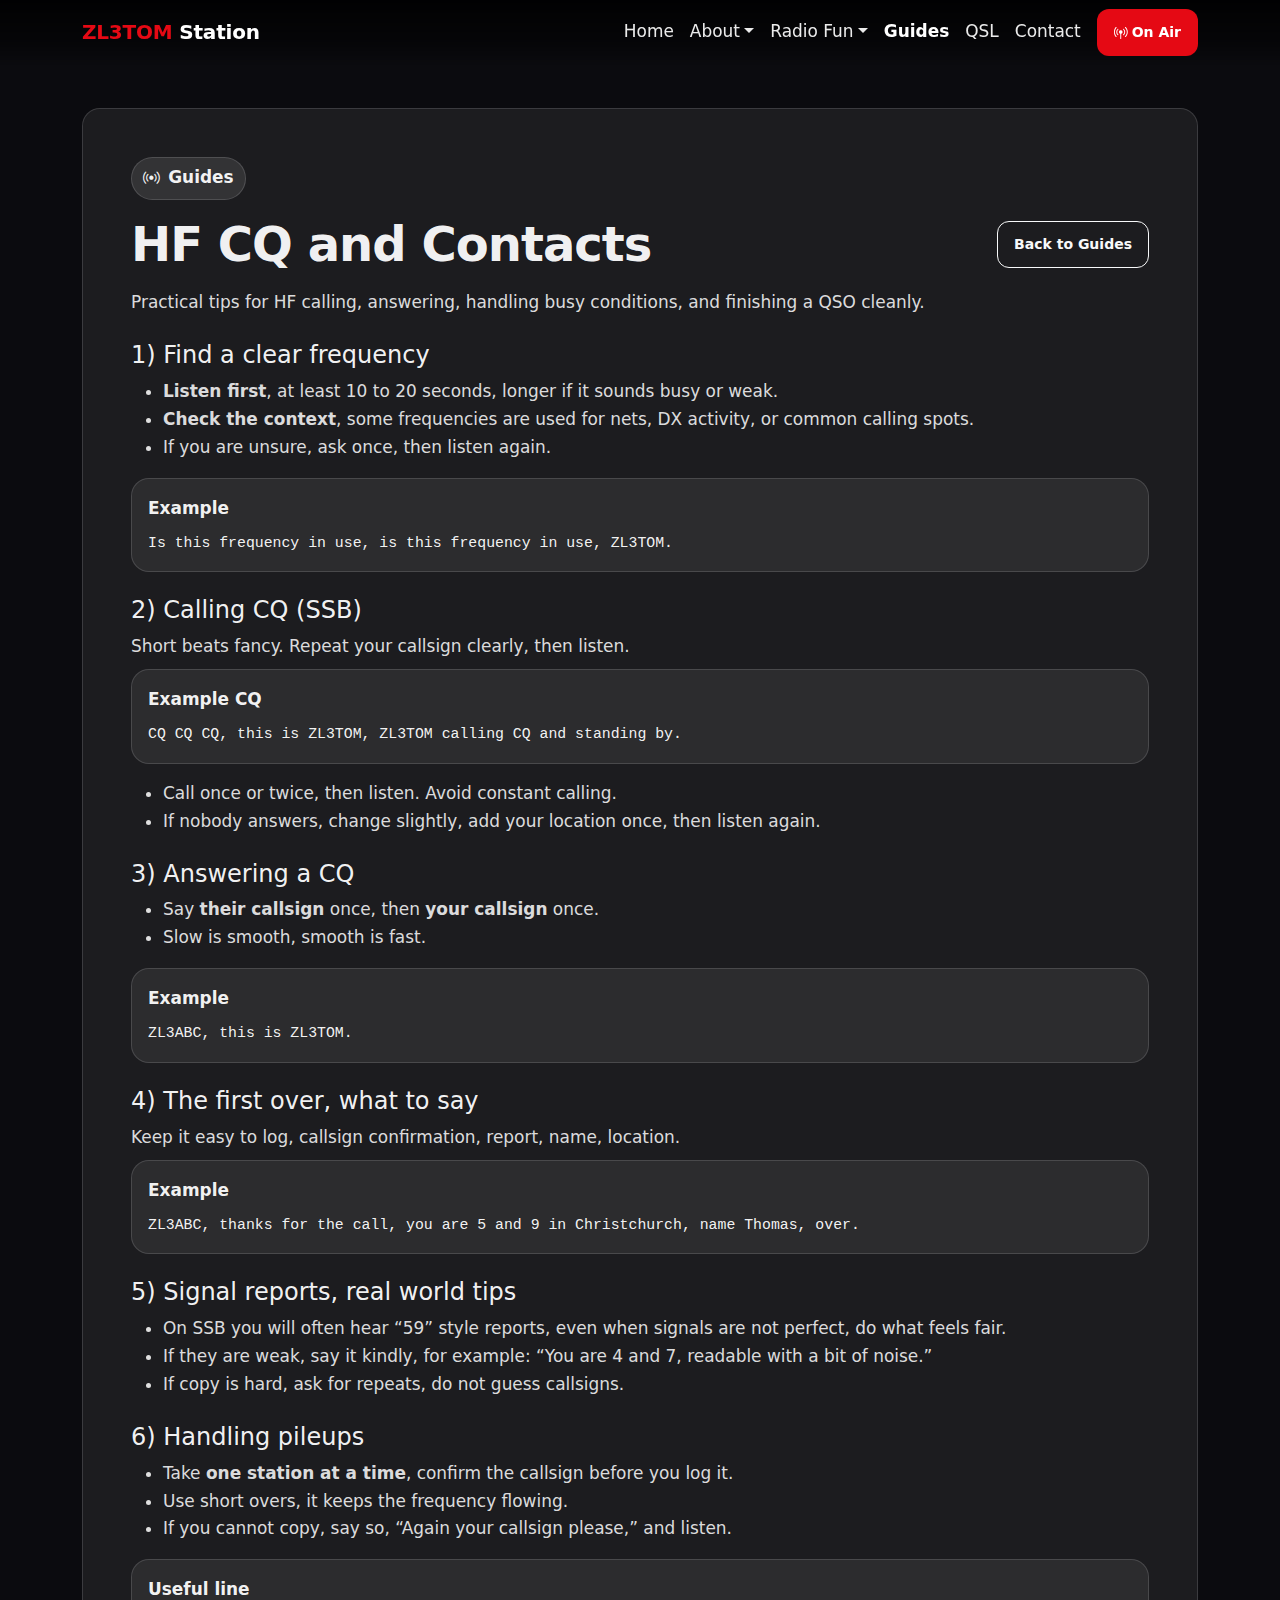
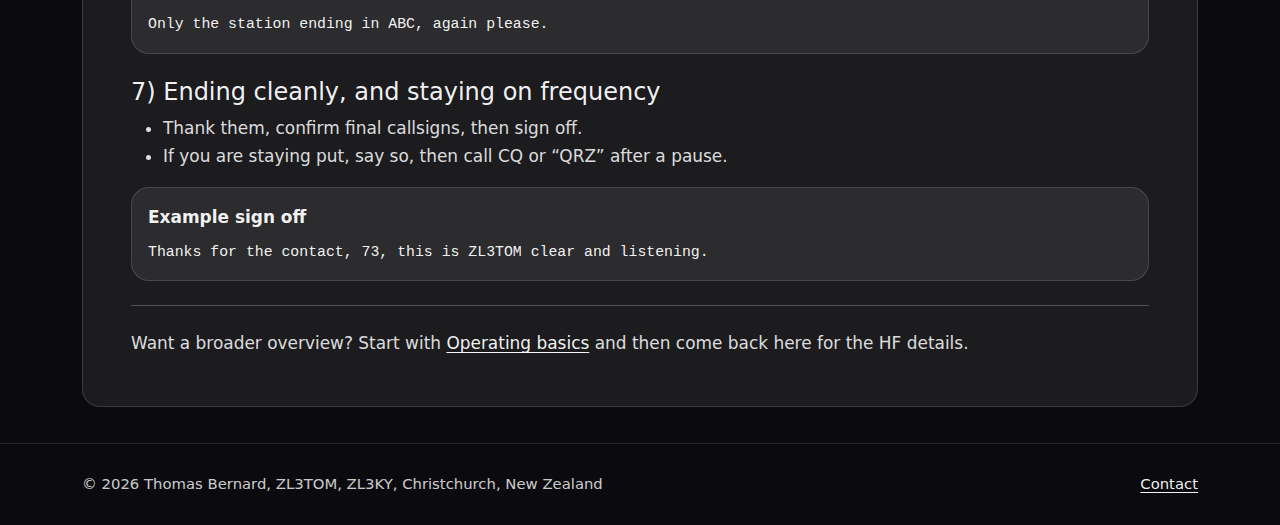
<file: guides-hf-cq-and-contacts.html>
<!DOCTYPE html>

<!DOCTYPE html>

<html lang="en">
<head>
<title>HF CQ and Contacts Guide | ZL3TOM</title>
<meta charset="utf-8"/>
<meta content="width=device-width, initial-scale=1" name="viewport"/>
<meta content="A practical HF amateur radio guide to finding a clear frequency, calling CQ, handling pileups, and ending contacts cleanly." name="description"/>
<link href="guides-hf-cq-and-contacts.html" rel="canonical"/>
<link href="https://cdn.jsdelivr.net/npm/bootstrap@5.3.3/dist/css/bootstrap.min.css" rel="stylesheet"/>
<link href="https://cdn.jsdelivr.net/npm/bootstrap-icons@1.11.3/font/bootstrap-icons.min.css" rel="stylesheet"/>
<link href="assets/css/style.css" rel="stylesheet"/>
<meta content="HF CQ and Contacts Guide | ZL3TOM" property="og:title"/>
<meta content="A practical HF amateur radio guide to finding a clear frequency, calling CQ, handling pileups, and ending contacts cleanly." property="og:description"/>
<meta content="summary" name="twitter:card"/>
</head>
<body>
<a class="skip-link" href="#main">Skip to content</a>
<nav class="navbar navbar-expand-lg navbar-dark fixed-top">
<div class="container">
<a class="navbar-brand fw-bold" href="index.html" style="letter-spacing:-0.01em;">
<span style="color: var(--brand);">ZL3TOM</span><span class="text-white"> Station</span>
</a>
<button aria-controls="navMain" aria-expanded="false" aria-label="Toggle navigation" class="navbar-toggler" data-bs-target="#navMain" data-bs-toggle="collapse" type="button">
<span class="navbar-toggler-icon"></span>
</button>
<div class="collapse navbar-collapse" id="navMain">
<ul class="navbar-nav ms-auto mb-2 mb-lg-0 align-items-lg-center">
<li class="nav-item"><a class="nav-link" href="index.html">Home</a></li>
<li class="nav-item dropdown">
<a aria-expanded="false" class="nav-link dropdown-toggle" data-bs-toggle="dropdown" href="about.html" id="navAbout" role="button">About</a>
<ul aria-labelledby="navAbout" class="dropdown-menu dropdown-menu-end">
<li><a class="dropdown-item" href="about.html">About Me</a></li>
<li><hr class="dropdown-divider"/></li>
<li><a class="dropdown-item" href="http://qrz.com/db/zl3tom" rel="noopener" target="_blank">QRZ, ZL3TOM</a></li>
<li><a class="dropdown-item" href="http://fb.com/zl3tom" rel="noopener" target="_blank">ZL3TOM, Facebook Page</a></li>
</ul>
</li>
<li class="nav-item dropdown">
<a aria-expanded="false" class="nav-link dropdown-toggle" data-bs-toggle="dropdown" href="radio-fun.html" id="navRadioFun" role="button">Radio Fun</a>
<ul aria-labelledby="navRadioFun" class="dropdown-menu dropdown-menu-end">
<li><a class="dropdown-item" href="radio-fun.html">Radio Fun</a></li>
<li><hr class="dropdown-divider"/></li>
<li><a class="dropdown-item" href="http://165.22.121.189/link.php?nodes=40452" rel="noopener" target="_blank">ZL3TOM, AllStar</a></li>
<li><a class="dropdown-item" href="https://aprs.fi/info/a/ZL3TOM" rel="noopener" target="_blank">ZL3TOM, APRS</a></li>
<li><a class="dropdown-item" href="http://anzel.radio" rel="noopener" target="_blank">ANZEL Network</a></li>
</ul>
</li>
<li class="nav-item"><a aria-current="page" class="nav-link active" href="guides.html">Guides</a></li>
<li class="nav-item"><a class="nav-link" href="qsl.html">QSL</a></li>
<li class="nav-item"><a class="nav-link" href="contact.html">Contact</a></li>
<li class="nav-item ms-lg-2">
<a aria-label="Open Radio Fun page" class="btn btn-sm btn-brand" href="radio-fun.html">
<i aria-hidden="true" class="bi bi-broadcast-pin me-1"></i>On Air
          </a>
</li>
</ul>
</div>
</div>
</nav>
<main id="main" style="padding-top:88px;">
<section class="section">
<div class="container">
<div class="panel p-4 p-md-5"><div class="kicker mb-3"><i aria-hidden="true" class="bi bi-broadcast"></i>
        Guides
      </div><div class="d-flex flex-wrap align-items-center justify-content-between gap-2"><h1 class="display-5 display-title mb-0">HF CQ and Contacts</h1><a class="btn btn-outline-light btn-sm" href="guides.html">Back to Guides</a></div><p class="text-muted mt-3 mb-4">Practical tips for HF calling, answering, handling busy conditions, and finishing a QSO cleanly.</p>
<h2 class="h4 mt-4">1) Find a clear frequency</h2>
<ul class="text-muted">
<li><strong>Listen first</strong>, at least 10 to 20 seconds, longer if it sounds busy or weak.</li>
<li><strong>Check the context</strong>, some frequencies are used for nets, DX activity, or common calling spots.</li>
<li>If you are unsure, ask once, then listen again.</li>
</ul>
<div class="panel p-3 mb-3">
<div class="fw-bold mb-2">Example</div>
<pre class="mb-0">Is this frequency in use, is this frequency in use, ZL3TOM.</pre>
</div>
<h2 class="h4 mt-4">2) Calling CQ (SSB)</h2>
<p class="text-muted mb-2">Short beats fancy. Repeat your callsign clearly, then listen.</p>
<div class="panel p-3 mb-3">
<div class="fw-bold mb-2">Example CQ</div>
<pre class="mb-0">CQ CQ CQ, this is ZL3TOM, ZL3TOM calling CQ and standing by.</pre>
</div>
<ul class="text-muted">
<li>Call once or twice, then listen. Avoid constant calling.</li>
<li>If nobody answers, change slightly, add your location once, then listen again.</li>
</ul>
<h2 class="h4 mt-4">3) Answering a CQ</h2>
<ul class="text-muted">
<li>Say <strong>their callsign</strong> once, then <strong>your callsign</strong> once.</li>
<li>Slow is smooth, smooth is fast.</li>
</ul>
<div class="panel p-3 mb-3">
<div class="fw-bold mb-2">Example</div>
<pre class="mb-0">ZL3ABC, this is ZL3TOM.</pre>
</div>
<h2 class="h4 mt-4">4) The first over, what to say</h2>
<p class="text-muted mb-2">Keep it easy to log, callsign confirmation, report, name, location.</p>
<div class="panel p-3 mb-3">
<div class="fw-bold mb-2">Example</div>
<pre class="mb-0">ZL3ABC, thanks for the call, you are 5 and 9 in Christchurch, name Thomas, over.</pre>
</div>
<h2 class="h4 mt-4">5) Signal reports, real world tips</h2>
<ul class="text-muted">
<li>On SSB you will often hear “59” style reports, even when signals are not perfect, do what feels fair.</li>
<li>If they are weak, say it kindly, for example: “You are 4 and 7, readable with a bit of noise.”</li>
<li>If copy is hard, ask for repeats, do not guess callsigns.</li>
</ul>
<h2 class="h4 mt-4">6) Handling pileups</h2>
<ul class="text-muted">
<li>Take <strong>one station at a time</strong>, confirm the callsign before you log it.</li>
<li>Use short overs, it keeps the frequency flowing.</li>
<li>If you cannot copy, say so, “Again your callsign please,” and listen.</li>
</ul>
<div class="panel p-3 mb-3">
<div class="fw-bold mb-2">Useful line</div>
<pre class="mb-0">Only the station ending in ABC, again please.</pre>
</div>
<h2 class="h4 mt-4">7) Ending cleanly, and staying on frequency</h2>
<ul class="text-muted">
<li>Thank them, confirm final callsigns, then sign off.</li>
<li>If you are staying put, say so, then call CQ or “QRZ” after a pause.</li>
</ul>
<div class="panel p-3 mb-3">
<div class="fw-bold mb-2">Example sign off</div>
<pre class="mb-0">Thanks for the contact, 73, this is ZL3TOM clear and listening.</pre>
</div>
<hr class="my-4"/>
<p class="text-muted mb-0">
Want a broader overview? Start with <a href="guides-operating-basics.html">Operating basics</a> and then come back here for the HF details.
</p>
</div>
</div>
</section>
</main>
<footer class="footer">
<div class="container">
<div class="d-flex justify-content-between small">
<div>© <span id="yearNow"></span> Thomas Bernard, ZL3TOM, ZL3KY, Christchurch, New Zealand</div>
<div><a href="contact.html">Contact</a></div>
</div>
</div>
</footer>
<script>
  document.getElementById("yearNow").textContent = new Date().getFullYear();
</script>
<script src="https://cdn.jsdelivr.net/npm/bootstrap@5.3.3/dist/js/bootstrap.bundle.min.js"></script>
<script type="application/ld+json">
{
  "@context": "https://schema.org",
  "@type": "RadioStation",
  "name": "ZL3TOM Amateur Radio Station",
  "url": "https://zl3tom.com",
  "address": {
    "@type": "PostalAddress",
    "addressLocality": "Christchurch",
    "addressCountry": "NZ"
  }
}
</script>
</body>
</html>
</file>
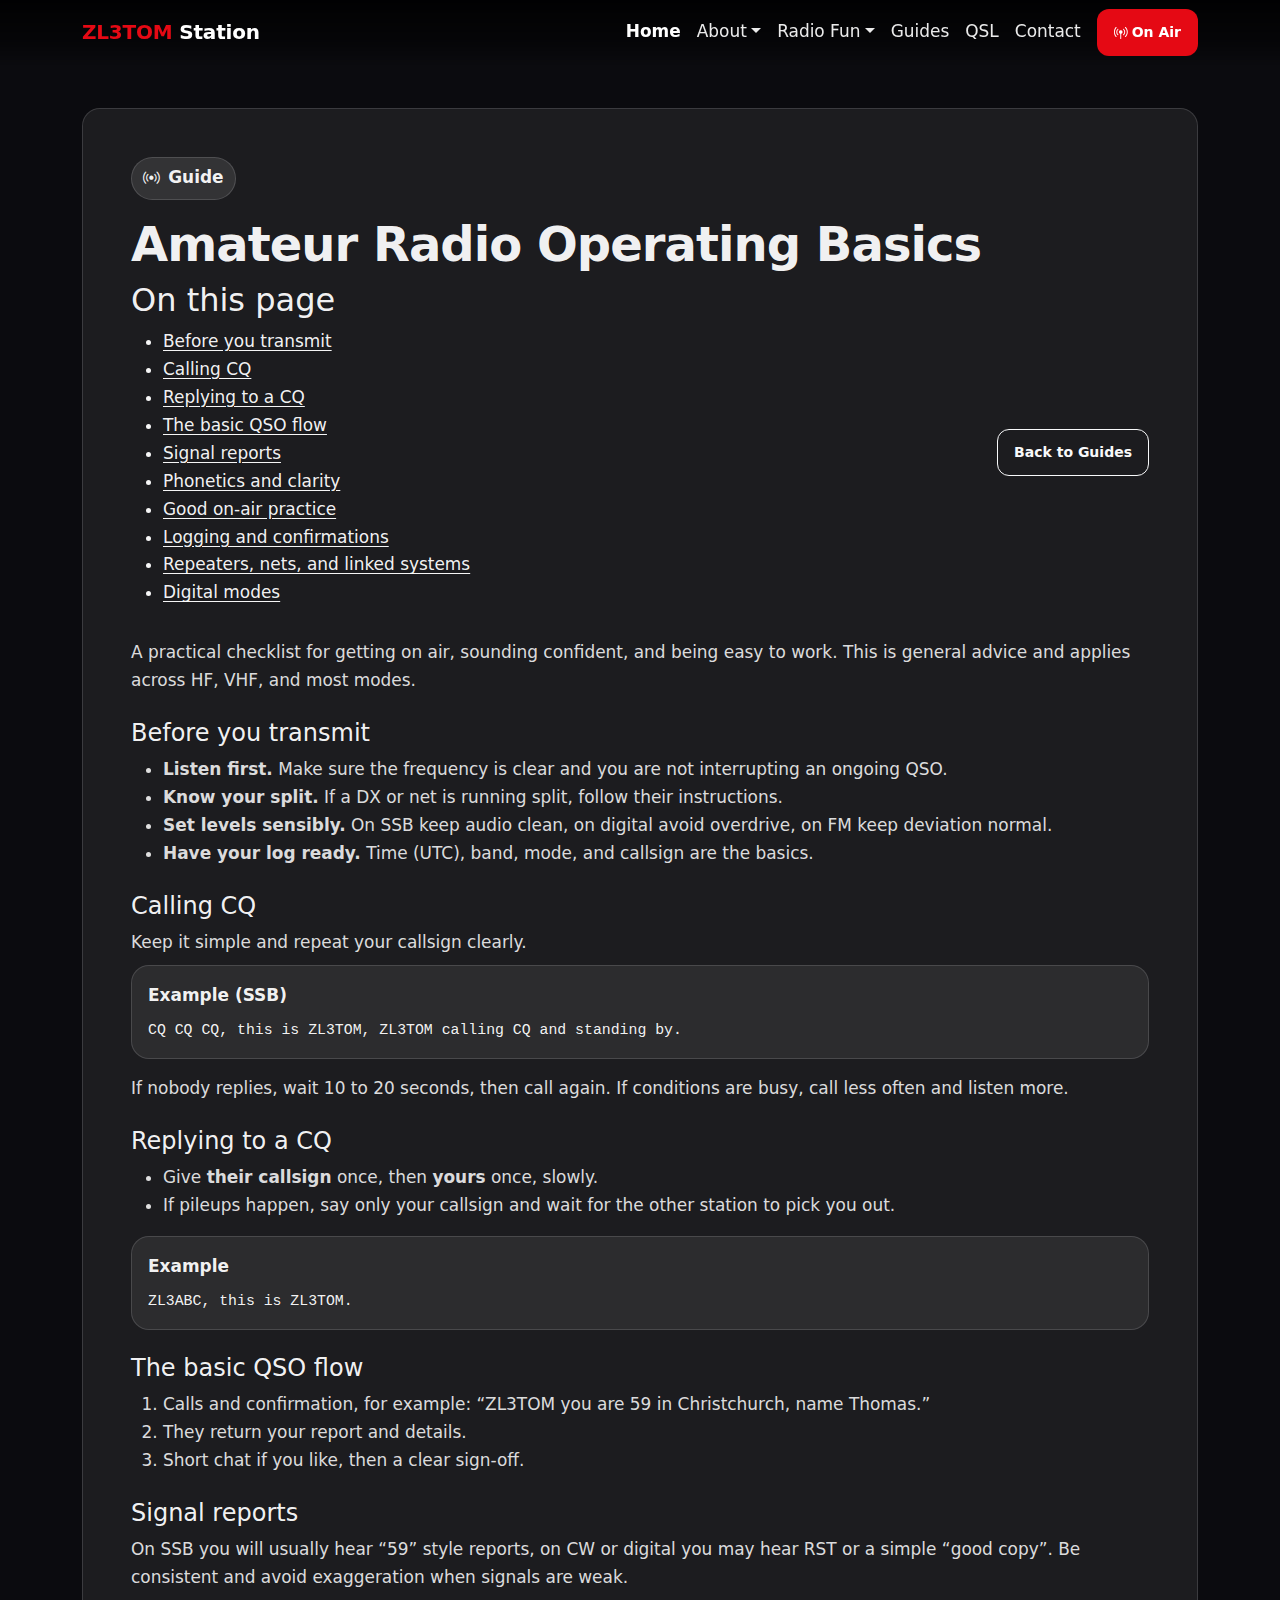
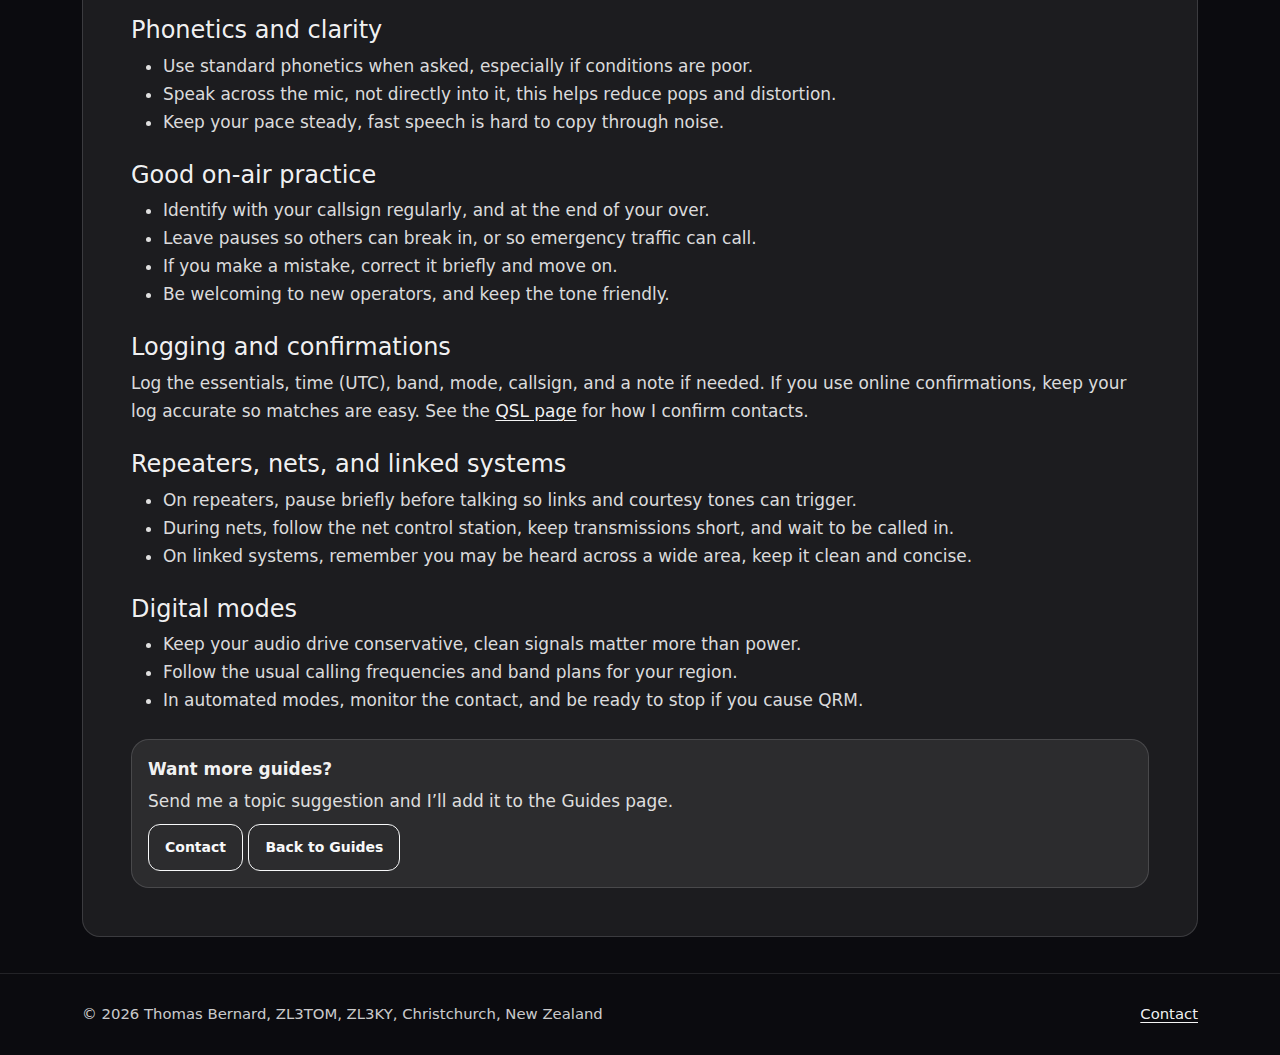
<file: guides-operating-basics.html>
<!DOCTYPE html>

<html lang="en">
<head>
<title>Amateur Radio Operating Basics Guide | ZL3TOM</title>
<meta charset="utf-8"/>
<meta content="width=device-width, initial-scale=1" name="viewport"/>
<meta content="A beginner friendly amateur radio operating basics guide covering calling CQ, making QSOs, signal reports, logging, and good on air practice." name="description"/>
<link href="https://cdn.jsdelivr.net/npm/bootstrap@5.3.3/dist/css/bootstrap.min.css" rel="stylesheet"/>
<link href="https://cdn.jsdelivr.net/npm/bootstrap-icons@1.11.3/font/bootstrap-icons.min.css" rel="stylesheet"/>
<link href="assets/css/style.css" rel="stylesheet"/>
<link href="guides-operating-basics.html" rel="canonical"/><meta content="Amateur Radio Operating Basics Guide | ZL3TOM" property="og:title"/><meta content="A beginner friendly amateur radio operating basics guide covering calling CQ, making QSOs, signal reports, logging, and good on air practice." property="og:description"/><meta content="summary" name="twitter:card"/></head>
<body>
<a class="skip-link" href="#main">Skip to content</a>
<nav class="navbar navbar-expand-lg navbar-dark fixed-top">
<div class="container">
<a class="navbar-brand fw-bold" href="index.html" style="letter-spacing:-0.01em;">
<span style="color: var(--brand);">ZL3TOM</span><span class="text-white"> Station</span>
</a>
<button aria-controls="navMain" aria-expanded="false" aria-label="Toggle navigation" class="navbar-toggler" data-bs-target="#navMain" data-bs-toggle="collapse" type="button">
<span class="navbar-toggler-icon"></span>
</button>
<div class="collapse navbar-collapse" id="navMain">
<ul class="navbar-nav ms-auto mb-2 mb-lg-0 align-items-lg-center">
<li class="nav-item"><a aria-current="page" class="nav-link active" href="index.html">Home</a></li>
<li class="nav-item dropdown">
<a aria-expanded="false" class="nav-link dropdown-toggle" data-bs-toggle="dropdown" href="about.html" id="navAbout" role="button">About</a>
<ul aria-labelledby="navAbout" class="dropdown-menu dropdown-menu-end">
<li><a class="dropdown-item" href="about.html">About Me</a></li>
<li><hr class="dropdown-divider"/></li>
<li><a class="dropdown-item" href="http://qrz.com/db/zl3tom" rel="noopener" target="_blank">QRZ, ZL3TOM</a></li>
<li><a class="dropdown-item" href="http://fb.com/zl3tom" rel="noopener" target="_blank">ZL3TOM, Facebook Page</a></li>
</ul>
</li>
<li class="nav-item dropdown">
<a aria-expanded="false" class="nav-link dropdown-toggle" data-bs-toggle="dropdown" href="radio-fun.html" id="navRadioFun" role="button">Radio Fun</a>
<ul aria-labelledby="navRadioFun" class="dropdown-menu dropdown-menu-end">
<li><a class="dropdown-item" href="radio-fun.html">Radio Fun</a></li>
<li><hr class="dropdown-divider"/></li>
<li><a class="dropdown-item" href="http://165.22.121.189/link.php?nodes=40452" rel="noopener" target="_blank">ZL3TOM, AllStar</a></li>
<li><a class="dropdown-item" href="https://aprs.fi/info/a/ZL3TOM" rel="noopener" target="_blank">ZL3TOM, APRS</a></li>
<li><a class="dropdown-item" href="http://anzel.radio" rel="noopener" target="_blank">ANZEL Network</a></li>
</ul>
</li>
<li class="nav-item"><a class="nav-link" href="guides.html">Guides</a></li><li class="nav-item"><a class="nav-link" href="qsl.html">QSL</a></li>
<li class="nav-item"><a class="nav-link" href="contact.html">Contact</a></li>
<li class="nav-item ms-lg-2">
<a aria-label="Open Radio Fun page" class="btn btn-sm btn-brand" href="radio-fun.html">
<i aria-hidden="true" class="bi bi-broadcast-pin me-1"></i>On Air
          </a>
</li>
</ul>
</div>
</div>
</nav>
<main id="main" style="padding-top:88px;">
<section class="section">
<div class="container">
<div class="panel p-4 p-md-5">
<div class="kicker mb-3">
<i aria-hidden="true" class="bi bi-broadcast"></i>
        Guide
      </div>
<div class="d-flex flex-wrap align-items-center justify-content-between gap-2">
<h1 class="display-5 display-title mb-0">Amateur Radio Operating Basics</h1><div id="toc"><h2>On this page</h2><ul><li><a href="#before-you-transmit">Before you transmit</a></li><li><a href="#calling-cq">Calling CQ</a></li><li><a href="#replying-to-a-cq">Replying to a CQ</a></li><li><a href="#the-basic-qso-flow">The basic QSO flow</a></li><li><a href="#signal-reports">Signal reports</a></li><li><a href="#phonetics-and-clarity">Phonetics and clarity</a></li><li><a href="#good-on-air-practice">Good on-air practice</a></li><li><a href="#logging-and-confirmations">Logging and confirmations</a></li><li><a href="#repeaters-nets-and-linked-systems">Repeaters, nets, and linked systems</a></li><li><a href="#digital-modes">Digital modes</a></li></ul></div>
<a class="btn btn-outline-light btn-sm" href="guides.html">Back to Guides</a>
</div>
<p class="text-muted mt-3 mb-4">
        A practical checklist for getting on air, sounding confident, and being easy to work.
        This is general advice and applies across HF, VHF, and most modes.
      </p>
<h2 class="h4 mt-4" id="before-you-transmit">Before you transmit</h2>
<ul class="text-muted">
<li><strong>Listen first.</strong> Make sure the frequency is clear and you are not interrupting an ongoing QSO.</li>
<li><strong>Know your split.</strong> If a DX or net is running split, follow their instructions.</li>
<li><strong>Set levels sensibly.</strong> On SSB keep audio clean, on digital avoid overdrive, on FM keep deviation normal.</li>
<li><strong>Have your log ready.</strong> Time (UTC), band, mode, and callsign are the basics.</li>
</ul>
<h2 class="h4 mt-4" id="calling-cq">Calling CQ</h2>
<p class="text-muted mb-2">Keep it simple and repeat your callsign clearly.</p>
<div class="panel p-3 mb-3">
<div class="fw-bold mb-2">Example (SSB)</div>
<pre class="mb-0">CQ CQ CQ, this is ZL3TOM, ZL3TOM calling CQ and standing by.</pre>
</div>
<p class="text-muted">
        If nobody replies, wait 10 to 20 seconds, then call again.
        If conditions are busy, call less often and listen more.
      </p>
<h2 class="h4 mt-4" id="replying-to-a-cq">Replying to a CQ</h2>
<ul class="text-muted">
<li>Give <strong>their callsign</strong> once, then <strong>yours</strong> once, slowly.</li>
<li>If pileups happen, say only your callsign and wait for the other station to pick you out.</li>
</ul>
<div class="panel p-3 mb-3">
<div class="fw-bold mb-2">Example</div>
<pre class="mb-0">ZL3ABC, this is ZL3TOM.</pre>
</div>
<h2 class="h4 mt-4" id="the-basic-qso-flow">The basic QSO flow</h2>
<ol class="text-muted">
<li>Calls and confirmation, for example: “ZL3TOM you are 59 in Christchurch, name Thomas.”</li>
<li>They return your report and details.</li>
<li>Short chat if you like, then a clear sign-off.</li>
</ol>
<h2 class="h4 mt-4" id="signal-reports">Signal reports</h2>
<p class="text-muted mb-2">
        On SSB you will usually hear “59” style reports, on CW or digital you may hear RST or a simple “good copy”.
        Be consistent and avoid exaggeration when signals are weak.
      </p>
<h2 class="h4 mt-4" id="phonetics-and-clarity">Phonetics and clarity</h2>
<ul class="text-muted">
<li>Use standard phonetics when asked, especially if conditions are poor.</li>
<li>Speak across the mic, not directly into it, this helps reduce pops and distortion.</li>
<li>Keep your pace steady, fast speech is hard to copy through noise.</li>
</ul>
<h2 class="h4 mt-4" id="good-on-air-practice">Good on-air practice</h2>
<ul class="text-muted">
<li>Identify with your callsign regularly, and at the end of your over.</li>
<li>Leave pauses so others can break in, or so emergency traffic can call.</li>
<li>If you make a mistake, correct it briefly and move on.</li>
<li>Be welcoming to new operators, and keep the tone friendly.</li>
</ul>
<h2 class="h4 mt-4" id="logging-and-confirmations">Logging and confirmations</h2>
<p class="text-muted">
        Log the essentials, time (UTC), band, mode, callsign, and a note if needed.
        If you use online confirmations, keep your log accurate so matches are easy.
        See the <a href="qsl.html">QSL page</a> for how I confirm contacts.
      </p>
<h2 class="h4 mt-4" id="repeaters-nets-and-linked-systems">Repeaters, nets, and linked systems</h2>
<ul class="text-muted">
<li>On repeaters, pause briefly before talking so links and courtesy tones can trigger.</li>
<li>During nets, follow the net control station, keep transmissions short, and wait to be called in.</li>
<li>On linked systems, remember you may be heard across a wide area, keep it clean and concise.</li>
</ul>
<h2 class="h4 mt-4" id="digital-modes">Digital modes</h2>
<ul class="text-muted">
<li>Keep your audio drive conservative, clean signals matter more than power.</li>
<li>Follow the usual calling frequencies and band plans for your region.</li>
<li>In automated modes, monitor the contact, and be ready to stop if you cause QRM.</li>
</ul>
<div class="panel p-3 mt-4">
<div class="fw-bold mb-1">Want more guides?</div>
<div class="text-muted mb-0">
          Send me a topic suggestion and I’ll add it to the Guides page.
        </div>
<div class="mt-2">
<a class="btn btn-outline-light btn-sm" href="contact.html">Contact</a>
<a class="btn btn-outline-light btn-sm" href="guides.html">Back to Guides</a>
</div>
</div>
</div>
</div>
</section>
</main>
<footer class="footer">
<div class="container">
<div class="d-flex justify-content-between small">
<div>© <span id="yearNow"></span> Thomas Bernard, ZL3TOM, ZL3KY, Christchurch, New Zealand</div>
<div><a href="contact.html">Contact</a></div>
</div>
</div>
</footer>
<script>
      document.getElementById("yearNow").textContent = new Date().getFullYear();

      function copyTemplate() {
        const box = document.getElementById("qslTemplate");
        box.select();
        box.setSelectionRange(0, 99999);
        navigator.clipboard.writeText(box.value.trim());
        document.getElementById("copyStatus").textContent = "Template copied to clipboard";
        setTimeout(() => {
          document.getElementById("copyStatus").textContent = "";
        }, 2500);
      }
    </script>
<script src="https://cdn.jsdelivr.net/npm/bootstrap@5.3.3/dist/js/bootstrap.bundle.min.js"></script>
<script type="application/ld+json">
    {
      "@context": "https://schema.org",
      "@type": "RadioStation",
      "name": "ZL3TOM Amateur Radio Station",
      "url": "https://zl3tom.com",
      "address": {
        "@type": "PostalAddress",
        "addressLocality": "Christchurch",
        "addressCountry": "NZ"
      },
      "email": "zl3tom@tdbnz.email"
    }
    </script>
</body>
</html>
</file>
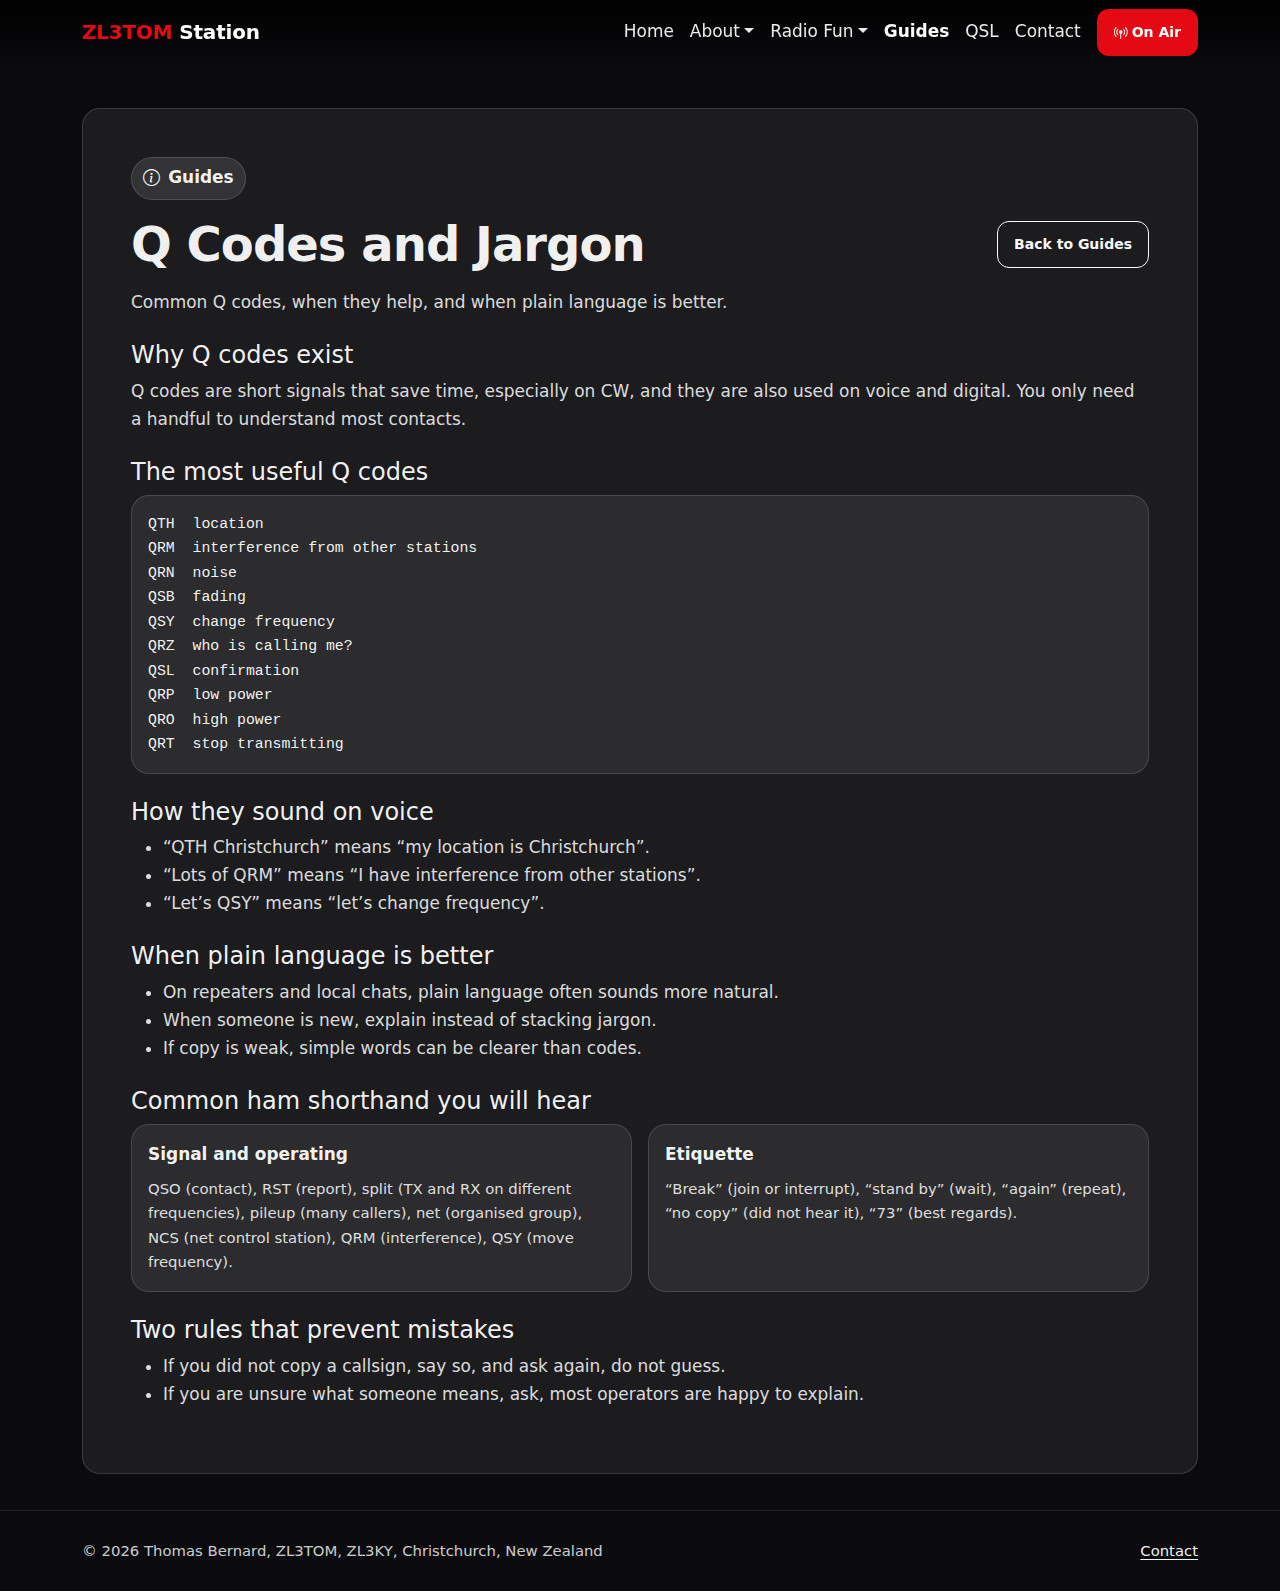
<file: guides-q-codes-and-jargon.html>
<!DOCTYPE html>

<!DOCTYPE html>

<html lang="en">
<head>
<title>Q Codes and Jargon Guide | ZL3TOM</title>
<meta charset="utf-8"/>
<meta content="width=device-width, initial-scale=1" name="viewport"/>
<meta content="A beginner friendly amateur radio guide to common Q codes and simple operating language that helps on air." name="description"/>
<link href="guides-q-codes-and-jargon.html" rel="canonical"/>
<link href="https://cdn.jsdelivr.net/npm/bootstrap@5.3.3/dist/css/bootstrap.min.css" rel="stylesheet"/>
<link href="https://cdn.jsdelivr.net/npm/bootstrap-icons@1.11.3/font/bootstrap-icons.min.css" rel="stylesheet"/>
<link href="assets/css/style.css" rel="stylesheet"/>
<meta content="Q Codes and Jargon Guide | ZL3TOM" property="og:title"/>
<meta content="A beginner friendly amateur radio guide to common Q codes and simple operating language that helps on air." property="og:description"/>
<meta content="summary" name="twitter:card"/>
  <script async src="https://pagead2.googlesyndication.com/pagead/js/adsbygoogle.js?client=ca-pub-1174748548530019" crossorigin="anonymous"></script>
</head>
<body>
<a class="skip-link" href="#main">Skip to content</a>
<nav class="navbar navbar-expand-lg navbar-dark fixed-top">
<div class="container">
<a class="navbar-brand fw-bold" href="index.html" style="letter-spacing:-0.01em;">
<span style="color: var(--brand);">ZL3TOM</span><span class="text-white"> Station</span>
</a>
<button aria-controls="navMain" aria-expanded="false" aria-label="Toggle navigation" class="navbar-toggler" data-bs-target="#navMain" data-bs-toggle="collapse" type="button">
<span class="navbar-toggler-icon"></span>
</button>
<div class="collapse navbar-collapse" id="navMain">
<ul class="navbar-nav ms-auto mb-2 mb-lg-0 align-items-lg-center">
<li class="nav-item"><a class="nav-link" href="index.html">Home</a></li>
<li class="nav-item dropdown">
<a aria-expanded="false" class="nav-link dropdown-toggle" data-bs-toggle="dropdown" href="about.html" id="navAbout" role="button">About</a>
<ul aria-labelledby="navAbout" class="dropdown-menu dropdown-menu-end">
<li><a class="dropdown-item" href="about.html">About Me</a></li>
<li><hr class="dropdown-divider"/></li>
<li><a class="dropdown-item" href="http://qrz.com/db/zl3tom" rel="noopener" target="_blank">QRZ, ZL3TOM</a></li>
<li><a class="dropdown-item" href="http://fb.com/zl3tom" rel="noopener" target="_blank">ZL3TOM, Facebook Page</a></li>
</ul>
</li>
<li class="nav-item dropdown">
<a aria-expanded="false" class="nav-link dropdown-toggle" data-bs-toggle="dropdown" href="radio-fun.html" id="navRadioFun" role="button">Radio Fun</a>
<ul aria-labelledby="navRadioFun" class="dropdown-menu dropdown-menu-end">
<li><a class="dropdown-item" href="radio-fun.html">Radio Fun</a></li>
<li><hr class="dropdown-divider"/></li>
<li><a class="dropdown-item" href="http://165.22.121.189/link.php?nodes=40452" rel="noopener" target="_blank">ZL3TOM, AllStar</a></li>
<li><a class="dropdown-item" href="https://aprs.fi/info/a/ZL3TOM" rel="noopener" target="_blank">ZL3TOM, APRS</a></li>
<li><a class="dropdown-item" href="http://anzel.radio" rel="noopener" target="_blank">ANZEL Network</a></li>
</ul>
</li>
<li class="nav-item"><a aria-current="page" class="nav-link active" href="guides.html">Guides</a></li>
<li class="nav-item"><a class="nav-link" href="qsl.html">QSL</a></li>
<li class="nav-item"><a class="nav-link" href="contact.html">Contact</a></li>
<li class="nav-item ms-lg-2">
<a aria-label="Open Radio Fun page" class="btn btn-sm btn-brand" href="radio-fun.html">
<i aria-hidden="true" class="bi bi-broadcast-pin me-1"></i>On Air
          </a>
</li>
</ul>
</div>
</div>
</nav>
<main id="main" style="padding-top:88px;">
<section class="section">
<div class="container">
<div class="panel p-4 p-md-5"><div class="kicker mb-3"><i aria-hidden="true" class="bi bi-info-circle"></i>
        Guides
      </div><div class="d-flex flex-wrap align-items-center justify-content-between gap-2"><h1 class="display-5 display-title mb-0">Q Codes and Jargon</h1><a class="btn btn-outline-light btn-sm" href="guides.html">Back to Guides</a></div><p class="text-muted mt-3 mb-4">Common Q codes, when they help, and when plain language is better.</p>
<h2 class="h4 mt-4">Why Q codes exist</h2>
<p class="text-muted">
Q codes are short signals that save time, especially on CW, and they are also used on voice and digital.
You only need a handful to understand most contacts.
</p>
<h2 class="h4 mt-4">The most useful Q codes</h2>
<div class="panel p-3 mb-3">
<pre class="mb-0">QTH  location
QRM  interference from other stations
QRN  noise
QSB  fading
QSY  change frequency
QRZ  who is calling me?
QSL  confirmation
QRP  low power
QRO  high power
QRT  stop transmitting</pre>
</div>
<h2 class="h4 mt-4">How they sound on voice</h2>
<ul class="text-muted">
<li>“QTH Christchurch” means “my location is Christchurch”.</li>
<li>“Lots of QRM” means “I have interference from other stations”.</li>
<li>“Let’s QSY” means “let’s change frequency”.</li>
</ul>
<h2 class="h4 mt-4">When plain language is better</h2>
<ul class="text-muted">
<li>On repeaters and local chats, plain language often sounds more natural.</li>
<li>When someone is new, explain instead of stacking jargon.</li>
<li>If copy is weak, simple words can be clearer than codes.</li>
</ul>
<h2 class="h4 mt-4">Common ham shorthand you will hear</h2>
<div class="row g-3">
<div class="col-12 col-md-6">
<div class="panel p-3 h-100">
<div class="fw-bold mb-2">Signal and operating</div>
<div class="text-muted small mb-0">
        QSO (contact), RST (report), split (TX and RX on different frequencies), pileup (many callers),
        net (organised group), NCS (net control station), QRM (interference), QSY (move frequency).
      </div>
</div>
</div>
<div class="col-12 col-md-6">
<div class="panel p-3 h-100">
<div class="fw-bold mb-2">Etiquette</div>
<div class="text-muted small mb-0">
        “Break” (join or interrupt), “stand by” (wait), “again” (repeat),
        “no copy” (did not hear it), “73” (best regards).
      </div>
</div>
</div>
</div>
<h2 class="h4 mt-4">Two rules that prevent mistakes</h2>
<ul class="text-muted">
<li>If you did not copy a callsign, say so, and ask again, do not guess.</li>
<li>If you are unsure what someone means, ask, most operators are happy to explain.</li>
</ul>
</div>
</div>
</section>
</main>
<footer class="footer">
<div class="container">
<div class="d-flex justify-content-between small">
<div>© <span id="yearNow"></span> Thomas Bernard, ZL3TOM, ZL3KY, Christchurch, New Zealand</div>
<div><a href="contact.html">Contact</a></div>
</div>
</div>
</footer>
<script>
  document.getElementById("yearNow").textContent = new Date().getFullYear();
</script>
<script src="https://cdn.jsdelivr.net/npm/bootstrap@5.3.3/dist/js/bootstrap.bundle.min.js"></script>
<script type="application/ld+json">
{
  "@context": "https://schema.org",
  "@type": "RadioStation",
  "name": "ZL3TOM Amateur Radio Station",
  "url": "https://zl3tom.com",
  "address": {
    "@type": "PostalAddress",
    "addressLocality": "Christchurch",
    "addressCountry": "NZ"
  }
}
</script>
</body>
</html>
</file>
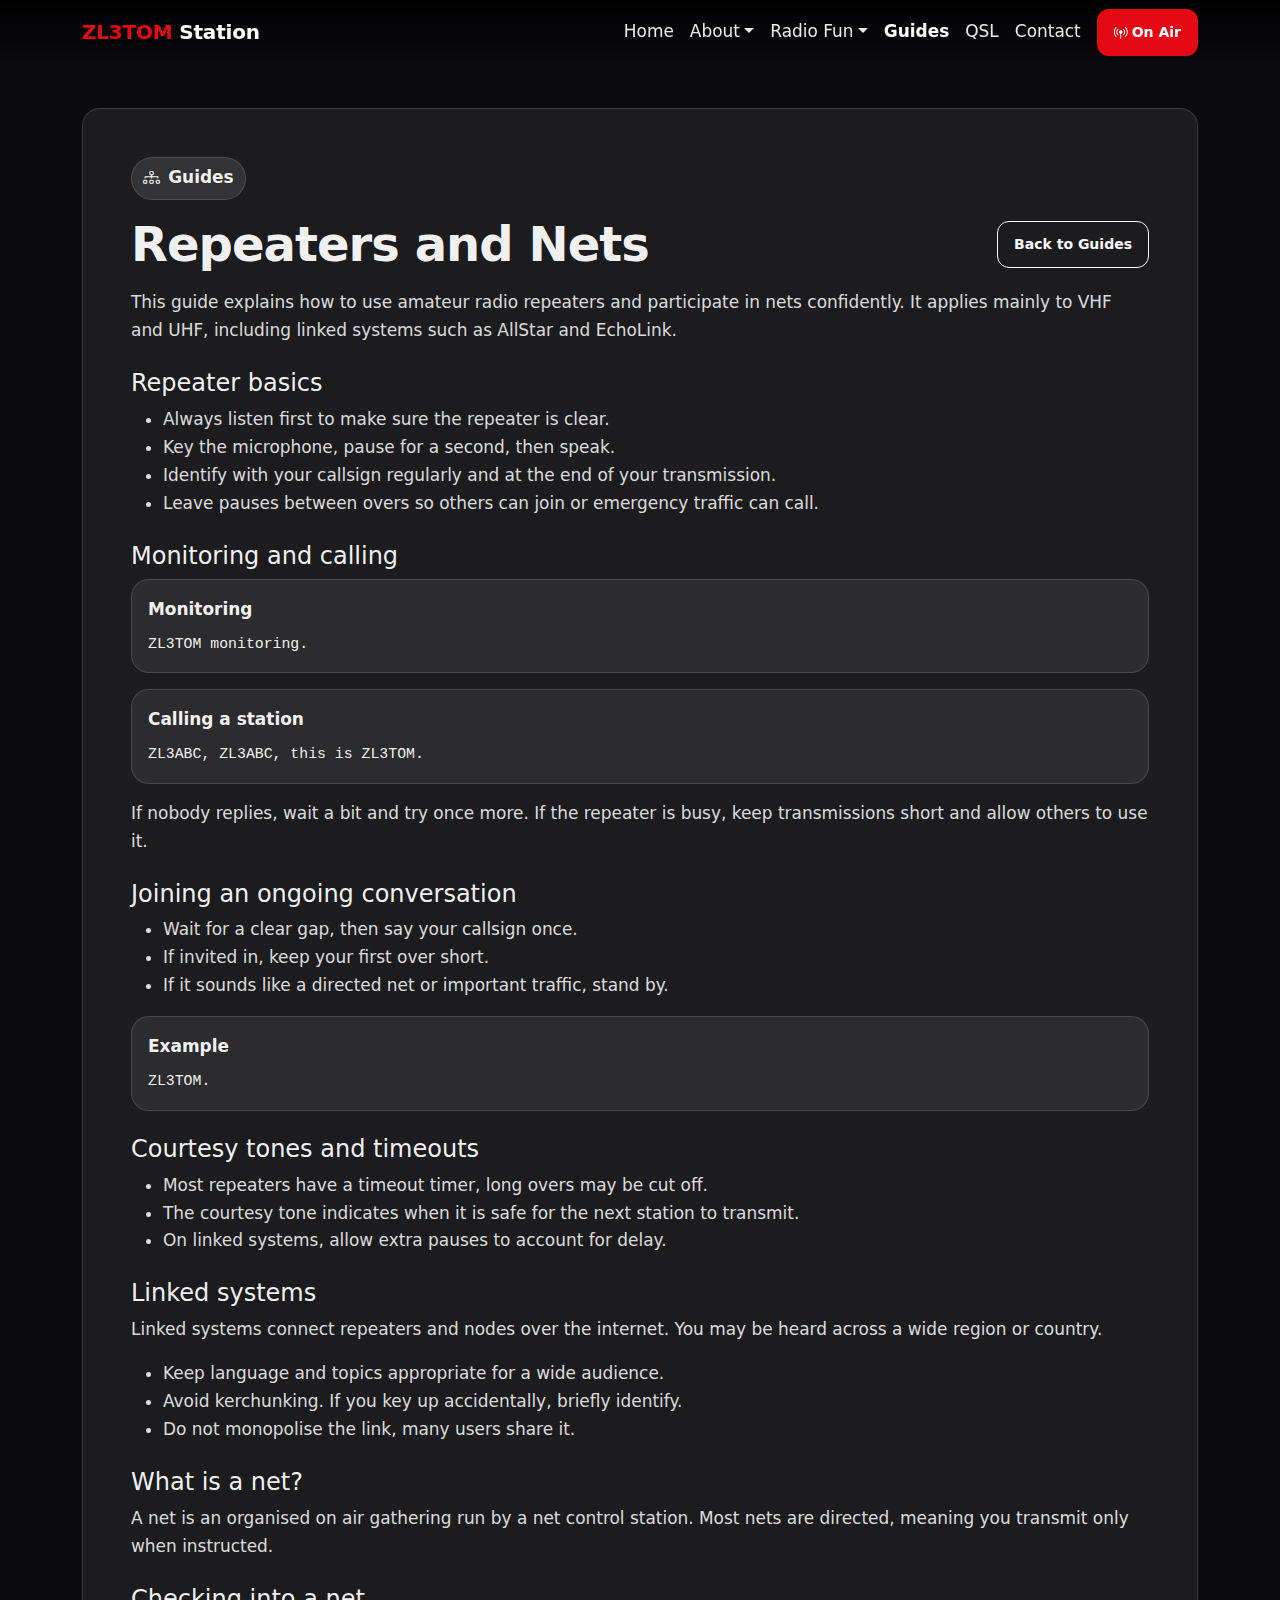
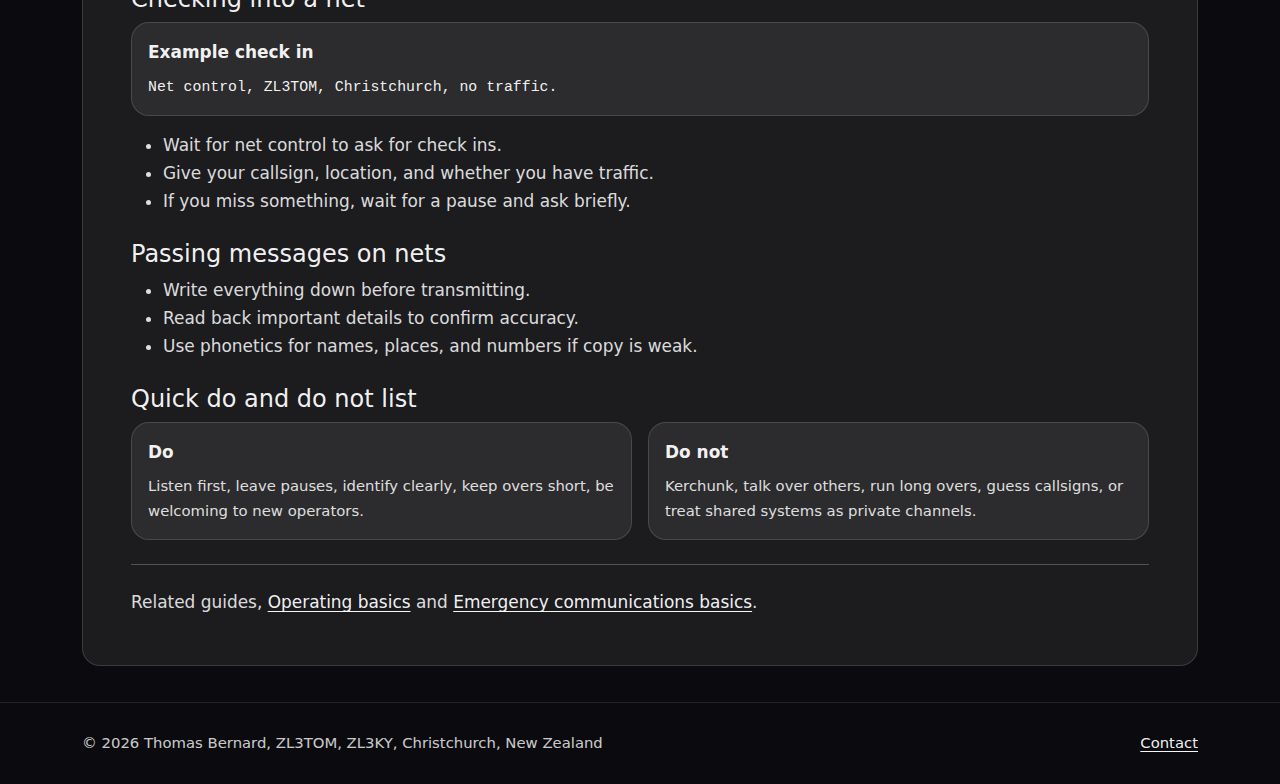
<file: guides-repeaters-and-nets.html>
<!DOCTYPE html>
<html lang="en">
<head>
  <title>Repeaters and Nets Guide | ZL3TOM</title>
  <meta charset="utf-8">
  <meta name="viewport" content="width=device-width, initial-scale=1">

  <meta name="description" content="A complete amateur radio guide to using repeaters, joining conversations, and checking into nets. Covers VHF, UHF, linked systems, etiquette, and net procedures.">

  <link rel="canonical" href="guides-repeaters-and-nets.htm">

  <link href="https://cdn.jsdelivr.net/npm/bootstrap@5.3.3/dist/css/bootstrap.min.css" rel="stylesheet">
  <link href="https://cdn.jsdelivr.net/npm/bootstrap-icons@1.11.3/font/bootstrap-icons.min.css" rel="stylesheet">
  <link href="assets/css/style.css" rel="stylesheet">

  <meta property="og:title" content="Repeaters and Nets Guide | ZL3TOM">
  <meta property="og:description" content="How to use amateur radio repeaters and join nets with confidence, including linked systems and good on air practice.">
  <meta name="twitter:card" content="summary">
</head>

<body>
<a class="skip-link" href="#main">Skip to content</a>

<nav class="navbar navbar-expand-lg navbar-dark fixed-top">
  <div class="container">
    <a class="navbar-brand fw-bold" href="index.html" style="letter-spacing:-0.01em;">
      <span style="color: var(--brand);">ZL3TOM</span><span class="text-white"> Station</span>
    </a>

    <button class="navbar-toggler" type="button" data-bs-toggle="collapse" data-bs-target="#navMain"
      aria-controls="navMain" aria-expanded="false" aria-label="Toggle navigation">
      <span class="navbar-toggler-icon"></span>
    </button>

    <div class="collapse navbar-collapse" id="navMain">
      <ul class="navbar-nav ms-auto mb-2 mb-lg-0 align-items-lg-center">
        <li class="nav-item"><a class="nav-link" href="index.html">Home</a></li>

        <li class="nav-item dropdown">
          <a class="nav-link dropdown-toggle" href="about.html" id="navAbout" role="button" data-bs-toggle="dropdown">About</a>
          <ul class="dropdown-menu dropdown-menu-end">
            <li><a class="dropdown-item" href="about.html">About Me</a></li>
            <li><hr class="dropdown-divider"></li>
            <li><a class="dropdown-item" href="https://qrz.com/db/ZL3TOM" target="_blank" rel="noopener">QRZ, ZL3TOM</a></li>
            <li><a class="dropdown-item" href="https://fb.com/zl3tom" target="_blank" rel="noopener">ZL3TOM, Facebook</a></li>
          </ul>
        </li>

        <li class="nav-item dropdown">
          <a class="nav-link dropdown-toggle" href="radio-fun.html" id="navRadioFun" role="button" data-bs-toggle="dropdown">Radio Fun</a>
          <ul class="dropdown-menu dropdown-menu-end">
            <li><a class="dropdown-item" href="radio-fun.html">Radio Fun</a></li>
            <li><hr class="dropdown-divider"></li>
            <li><a class="dropdown-item" href="http://165.22.121.189/link.php?nodes=40452" target="_blank" rel="noopener">ZL3TOM AllStar</a></li>
            <li><a class="dropdown-item" href="https://aprs.fi/info/a/ZL3TOM" target="_blank" rel="noopener">ZL3TOM APRS</a></li>
            <li><a class="dropdown-item" href="http://anzel.radio" target="_blank" rel="noopener">ANZEL Network</a></li>
          </ul>
        </li>

        <li class="nav-item"><a class="nav-link active" aria-current="page" href="guides.html">Guides</a></li>
        <li class="nav-item"><a class="nav-link" href="qsl.html">QSL</a></li>
        <li class="nav-item"><a class="nav-link" href="contact.html">Contact</a></li>

        <li class="nav-item ms-lg-2">
          <a class="btn btn-sm btn-brand" href="radio-fun.html">
            <i class="bi bi-broadcast-pin me-1"></i>On Air
          </a>
        </li>
      </ul>
    </div>
  </div>
</nav>

<main id="main" style="padding-top:88px;">
<section class="section">
<div class="container">
<div class="panel p-4 p-md-5">

<div class="kicker mb-3">
  <i class="bi bi-diagram-3"></i>
  Guides
</div>

<div class="d-flex flex-wrap align-items-center justify-content-between gap-2">
  <h1 class="display-5 display-title mb-0">Repeaters and Nets</h1>
  <a class="btn btn-outline-light btn-sm" href="guides.html">Back to Guides</a>
</div>

<p class="text-muted mt-3 mb-4">
This guide explains how to use amateur radio repeaters and participate in nets confidently.
It applies mainly to VHF and UHF, including linked systems such as AllStar and EchoLink.
</p>

<h2 class="h4 mt-4">Repeater basics</h2>
<ul class="text-muted">
  <li>Always listen first to make sure the repeater is clear.</li>
  <li>Key the microphone, pause for a second, then speak.</li>
  <li>Identify with your callsign regularly and at the end of your transmission.</li>
  <li>Leave pauses between overs so others can join or emergency traffic can call.</li>
</ul>

<h2 class="h4 mt-4">Monitoring and calling</h2>
<div class="panel p-3 mb-3">
  <div class="fw-bold mb-2">Monitoring</div>
  <pre class="mb-0">ZL3TOM monitoring.</pre>
</div>

<div class="panel p-3 mb-3">
  <div class="fw-bold mb-2">Calling a station</div>
  <pre class="mb-0">ZL3ABC, ZL3ABC, this is ZL3TOM.</pre>
</div>

<p class="text-muted">
If nobody replies, wait a bit and try once more.
If the repeater is busy, keep transmissions short and allow others to use it.
</p>

<h2 class="h4 mt-4">Joining an ongoing conversation</h2>
<ul class="text-muted">
  <li>Wait for a clear gap, then say your callsign once.</li>
  <li>If invited in, keep your first over short.</li>
  <li>If it sounds like a directed net or important traffic, stand by.</li>
</ul>

<div class="panel p-3 mb-3">
  <div class="fw-bold mb-2">Example</div>
  <pre class="mb-0">ZL3TOM.</pre>
</div>

<h2 class="h4 mt-4">Courtesy tones and timeouts</h2>
<ul class="text-muted">
  <li>Most repeaters have a timeout timer, long overs may be cut off.</li>
  <li>The courtesy tone indicates when it is safe for the next station to transmit.</li>
  <li>On linked systems, allow extra pauses to account for delay.</li>
</ul>

<h2 class="h4 mt-4">Linked systems</h2>
<p class="text-muted">
Linked systems connect repeaters and nodes over the internet.
You may be heard across a wide region or country.
</p>
<ul class="text-muted">
  <li>Keep language and topics appropriate for a wide audience.</li>
  <li>Avoid kerchunking. If you key up accidentally, briefly identify.</li>
  <li>Do not monopolise the link, many users share it.</li>
</ul>

<h2 class="h4 mt-4">What is a net?</h2>
<p class="text-muted">
A net is an organised on air gathering run by a net control station.
Most nets are directed, meaning you transmit only when instructed.
</p>

<h2 class="h4 mt-4">Checking into a net</h2>
<div class="panel p-3 mb-3">
  <div class="fw-bold mb-2">Example check in</div>
  <pre class="mb-0">Net control, ZL3TOM, Christchurch, no traffic.</pre>
</div>

<ul class="text-muted">
  <li>Wait for net control to ask for check ins.</li>
  <li>Give your callsign, location, and whether you have traffic.</li>
  <li>If you miss something, wait for a pause and ask briefly.</li>
</ul>

<h2 class="h4 mt-4">Passing messages on nets</h2>
<ul class="text-muted">
  <li>Write everything down before transmitting.</li>
  <li>Read back important details to confirm accuracy.</li>
  <li>Use phonetics for names, places, and numbers if copy is weak.</li>
</ul>

<h2 class="h4 mt-4">Quick do and do not list</h2>
<div class="row g-3">
  <div class="col-12 col-md-6">
    <div class="panel p-3 h-100">
      <div class="fw-bold mb-2">Do</div>
      <div class="text-muted small">
        Listen first, leave pauses, identify clearly, keep overs short, be welcoming to new operators.
      </div>
    </div>
  </div>
  <div class="col-12 col-md-6">
    <div class="panel p-3 h-100">
      <div class="fw-bold mb-2">Do not</div>
      <div class="text-muted small">
        Kerchunk, talk over others, run long overs, guess callsigns, or treat shared systems as private channels.
      </div>
    </div>
  </div>
</div>

<hr class="my-4">

<p class="text-muted mb-0">
Related guides, <a href="guides-operating-basics.html">Operating basics</a> and
<a href="guides-emergency-comms-basics.html">Emergency communications basics</a>.
</p>

</div>
</div>
</section>
</main>

<footer class="footer">
  <div class="container">
    <div class="d-flex justify-content-between small">
      <div>© <span id="yearNow"></span> Thomas Bernard, ZL3TOM, ZL3KY, Christchurch, New Zealand</div>
      <div><a href="contact.html">Contact</a></div>
    </div>
  </div>
</footer>

<script>
  document.getElementById("yearNow").textContent = new Date().getFullYear();
</script>
<script src="https://cdn.jsdelivr.net/npm/bootstrap@5.3.3/dist/js/bootstrap.bundle.min.js"></script>

</body>
</html>
</file>
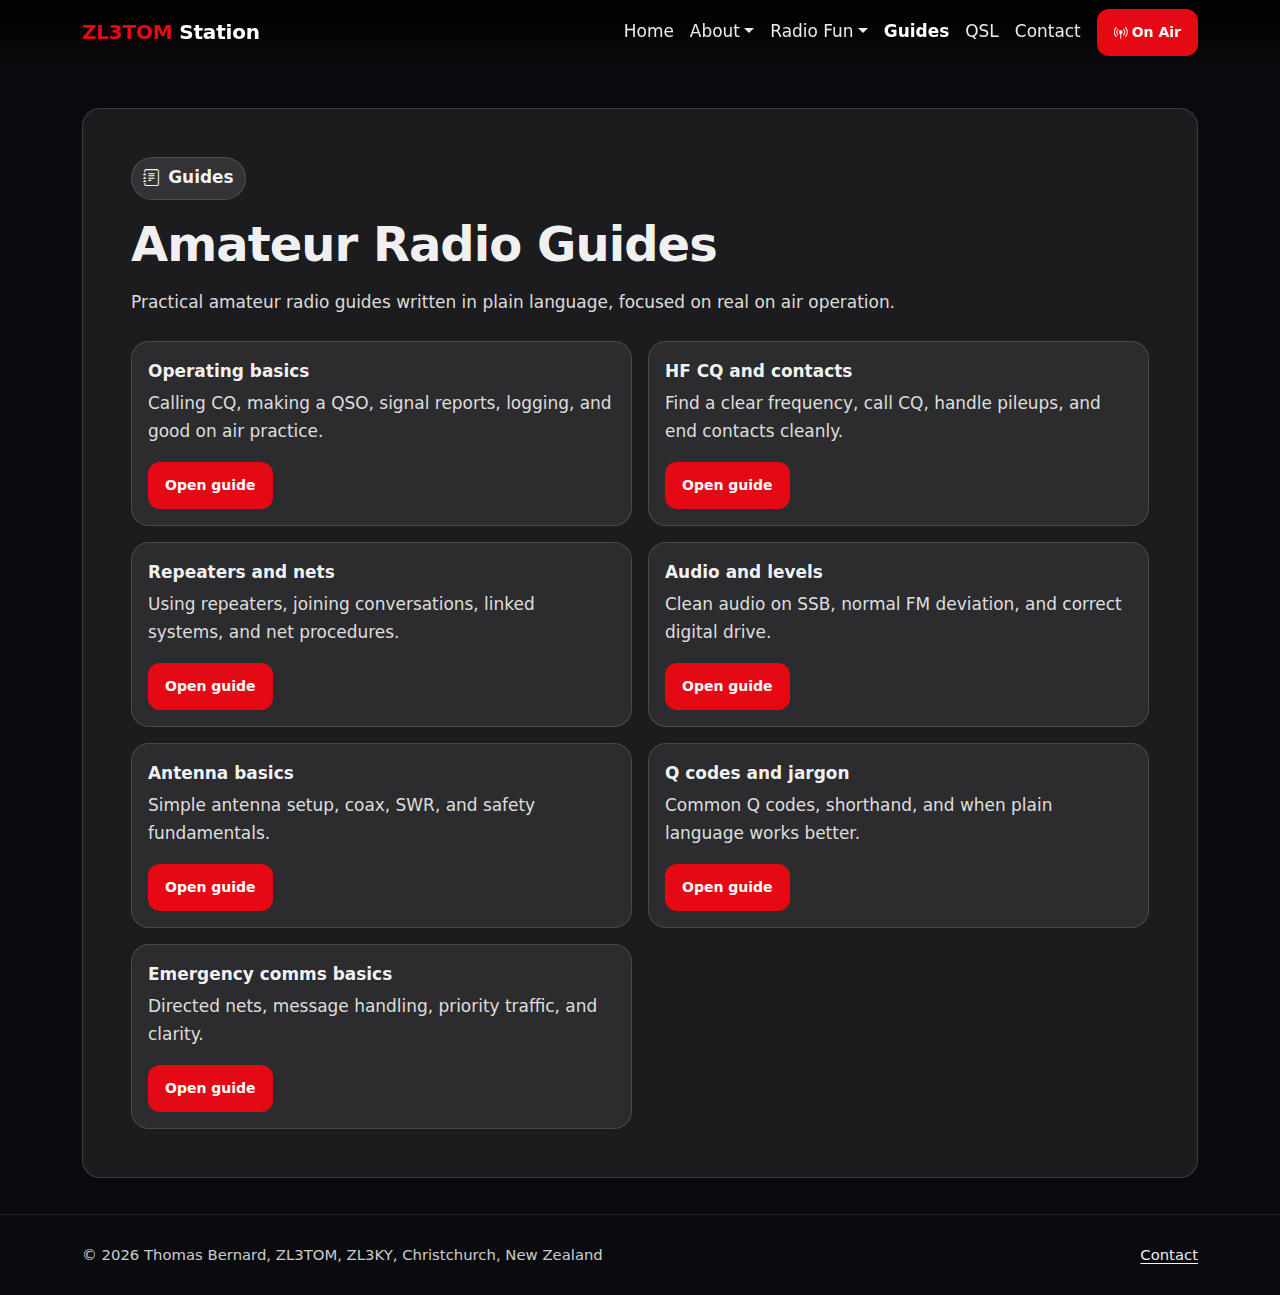
<file: guides.html>
<!DOCTYPE html>
<html lang="en">
<head>
<title>Amateur Radio Guides | ZL3TOM</title>
<meta charset="utf-8"/>
<meta content="width=device-width, initial-scale=1" name="viewport"/>
<meta content="A collection of practical amateur radio guides from ZL3TOM covering operating basics, HF, repeaters, audio, antennas, and emergency communications." name="description"/>

<link href="https://cdn.jsdelivr.net/npm/bootstrap@5.3.3/dist/css/bootstrap.min.css" rel="stylesheet"/>
<link href="https://cdn.jsdelivr.net/npm/bootstrap-icons@1.11.3/font/bootstrap-icons.min.css" rel="stylesheet"/>
<link href="assets/css/style.css" rel="stylesheet"/>
<link href="guides.html" rel="canonical"/>
</head>

<body>
<a class="skip-link" href="#main">Skip to content</a>

<nav class="navbar navbar-expand-lg navbar-dark fixed-top">
<div class="container">
<a class="navbar-brand fw-bold" href="index.html" style="letter-spacing:-0.01em;">
<span style="color: var(--brand);">ZL3TOM</span><span class="text-white"> Station</span>
</a>

<button class="navbar-toggler" type="button" data-bs-toggle="collapse" data-bs-target="#navMain"
aria-controls="navMain" aria-expanded="false" aria-label="Toggle navigation">
<span class="navbar-toggler-icon"></span>
</button>

<div class="collapse navbar-collapse" id="navMain">
<ul class="navbar-nav ms-auto mb-2 mb-lg-0 align-items-lg-center">

<li class="nav-item"><a class="nav-link" href="index.html">Home</a></li>

<li class="nav-item dropdown">
<a class="nav-link dropdown-toggle" data-bs-toggle="dropdown" href="about.html">About</a>
<ul class="dropdown-menu dropdown-menu-end">
<li><a class="dropdown-item" href="about.html">About Me</a></li>
<li><hr class="dropdown-divider"/></li>
<li><a class="dropdown-item" href="http://qrz.com/db/zl3tom" target="_blank" rel="noopener">QRZ, ZL3TOM</a></li>
<li><a class="dropdown-item" href="http://fb.com/zl3tom" target="_blank" rel="noopener">ZL3TOM, Facebook</a></li>
</ul>
</li>

<li class="nav-item dropdown">
<a class="nav-link dropdown-toggle" data-bs-toggle="dropdown" href="radio-fun.html">Radio Fun</a>
<ul class="dropdown-menu dropdown-menu-end">
<li><a class="dropdown-item" href="radio-fun.html">Radio Fun</a></li>
<li><hr class="dropdown-divider"/></li>
<li><a class="dropdown-item" href="http://165.22.121.189/link.php?nodes=40452" target="_blank" rel="noopener">ZL3TOM, AllStar</a></li>
<li><a class="dropdown-item" href="https://aprs.fi/info/a/ZL3TOM" target="_blank" rel="noopener">ZL3TOM, APRS</a></li>
<li><a class="dropdown-item" href="http://anzel.radio" target="_blank" rel="noopener">ANZEL Network</a></li>
</ul>
</li>

<li class="nav-item"><a class="nav-link active" aria-current="page" href="guides.html">Guides</a></li>
<li class="nav-item"><a class="nav-link" href="qsl.html">QSL</a></li>
<li class="nav-item"><a class="nav-link" href="contact.html">Contact</a></li>

<li class="nav-item ms-lg-2">
<a class="btn btn-sm btn-brand" href="radio-fun.html">
<i class="bi bi-broadcast-pin me-1"></i>On Air
</a>
</li>

</ul>
</div>
</div>
</nav>

<main id="main" style="padding-top:88px;">
<section class="section">
<div class="container">
<div class="panel p-4 p-md-5">

<div class="kicker mb-3">
<i class="bi bi-journal-text"></i>
Guides
</div>

<h1 class="display-5 display-title mb-3">Amateur Radio Guides</h1>

<p class="text-muted mb-4">
Practical amateur radio guides written in plain language, focused on real on air operation.
</p>

<div class="row g-3">

<div class="col-12 col-md-6">
<div class="panel p-3 h-100">
<div class="fw-bold mb-1">Operating basics</div>
<div class="text-muted mb-3">Calling CQ, making a QSO, signal reports, logging, and good on air practice.</div>
<a class="btn btn-brand btn-sm" href="guides-operating-basics.html">Open guide</a>
</div>
</div>

<div class="col-12 col-md-6">
<div class="panel p-3 h-100">
<div class="fw-bold mb-1">HF CQ and contacts</div>
<div class="text-muted mb-3">Find a clear frequency, call CQ, handle pileups, and end contacts cleanly.</div>
<a class="btn btn-brand btn-sm" href="guides-hf-cq-and-contacts.html">Open guide</a>
</div>
</div>

<div class="col-12 col-md-6">
<div class="panel p-3 h-100">
<div class="fw-bold mb-1">Repeaters and nets</div>
<div class="text-muted mb-3">Using repeaters, joining conversations, linked systems, and net procedures.</div>
<a class="btn btn-brand btn-sm" href="guides-repeaters-and-nets.htm">Open guide</a>
</div>
</div>

<div class="col-12 col-md-6">
<div class="panel p-3 h-100">
<div class="fw-bold mb-1">Audio and levels</div>
<div class="text-muted mb-3">Clean audio on SSB, normal FM deviation, and correct digital drive.</div>
<a class="btn btn-brand btn-sm" href="guides-audio-and-levels.html">Open guide</a>
</div>
</div>

<div class="col-12 col-md-6">
<div class="panel p-3 h-100">
<div class="fw-bold mb-1">Antenna basics</div>
<div class="text-muted mb-3">Simple antenna setup, coax, SWR, and safety fundamentals.</div>
<a class="btn btn-brand btn-sm" href="guides-antenna-basics.html">Open guide</a>
</div>
</div>

<div class="col-12 col-md-6">
<div class="panel p-3 h-100">
<div class="fw-bold mb-1">Q codes and jargon</div>
<div class="text-muted mb-3">Common Q codes, shorthand, and when plain language works better.</div>
<a class="btn btn-brand btn-sm" href="guides-q-codes-and-jargon.html">Open guide</a>
</div>
</div>

<div class="col-12 col-md-6">
<div class="panel p-3 h-100">
<div class="fw-bold mb-1">Emergency comms basics</div>
<div class="text-muted mb-3">Directed nets, message handling, priority traffic, and clarity.</div>
<a class="btn btn-brand btn-sm" href="guides-emergency-comms-basics.html">Open guide</a>
</div>
</div>

</div>

</div>
</div>
</section>
</main>

<footer class="footer">
<div class="container">
<div class="d-flex justify-content-between small">
<div>© <span id="yearNow"></span> Thomas Bernard, ZL3TOM, ZL3KY, Christchurch, New Zealand</div>
<div><a href="contact.html">Contact</a></div>
</div>
</div>
</footer>

<script>
document.getElementById("yearNow").textContent = new Date().getFullYear();
</script>
<script src="https://cdn.jsdelivr.net/npm/bootstrap@5.3.3/dist/js/bootstrap.bundle.min.js"></script>

</body>
</html>
</file>
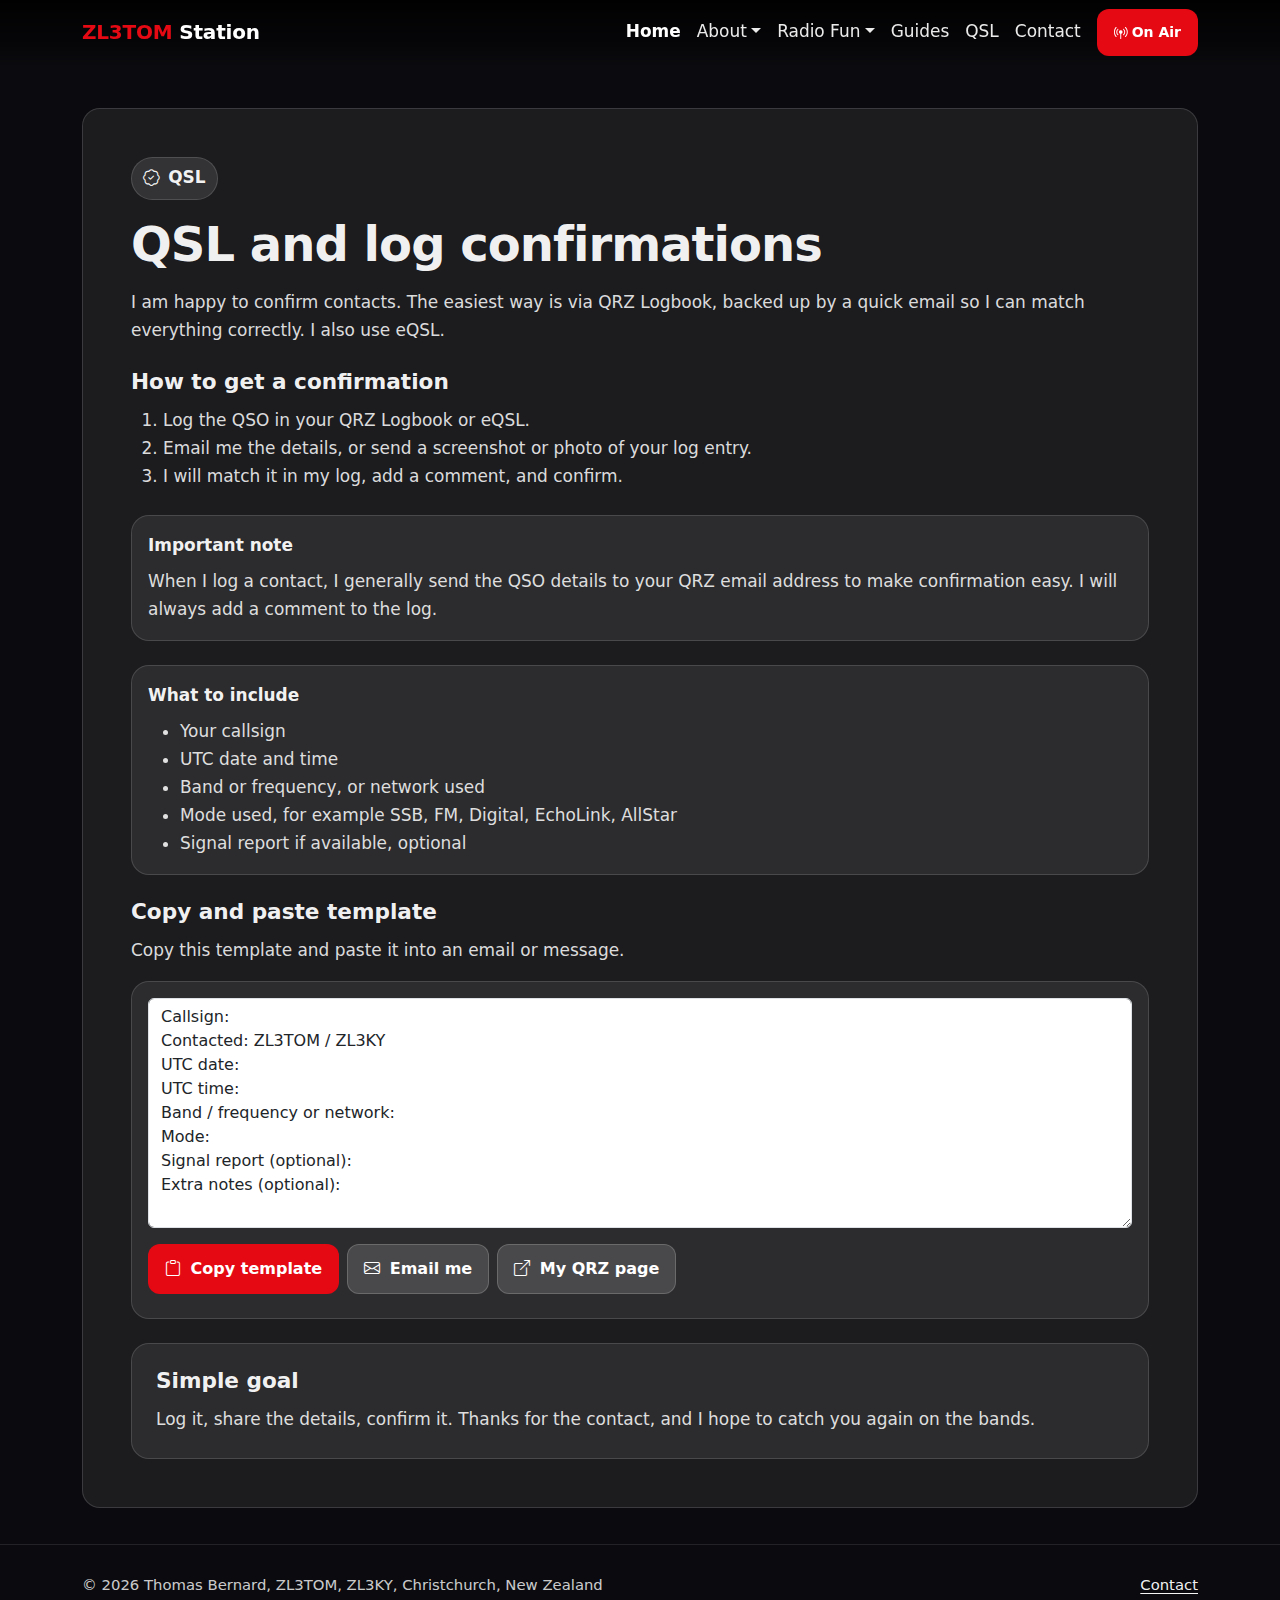
<file: qsl.html>
<!DOCTYPE html>

<html lang="en">
<head>
<title>QSL and Confirmations | Thomas Bernard, ZL3TOM</title>
<meta charset="utf-8"/>
<meta content="width=device-width, initial-scale=1" name="viewport"/>
<meta content="QSL and log confirmations for amateur radio contacts with Thomas Bernard, ZL3TOM. QRZ Logbook and eQSL supported." name="description"/>
<link href="https://cdn.jsdelivr.net/npm/bootstrap@5.3.3/dist/css/bootstrap.min.css" rel="stylesheet"/>
<link href="https://cdn.jsdelivr.net/npm/bootstrap-icons@1.11.3/font/bootstrap-icons.min.css" rel="stylesheet"/>
<link href="assets/css/style.css" rel="stylesheet"/>
</head>
<body>
<a class="skip-link" href="#main">Skip to content</a>
<nav class="navbar navbar-expand-lg navbar-dark fixed-top">
<div class="container">
<a class="navbar-brand fw-bold" href="index.html" style="letter-spacing:-0.01em;">
<span style="color: var(--brand);">ZL3TOM</span><span class="text-white"> Station</span>
</a>
<button aria-controls="navMain" aria-expanded="false" aria-label="Toggle navigation" class="navbar-toggler" data-bs-target="#navMain" data-bs-toggle="collapse" type="button">
<span class="navbar-toggler-icon"></span>
</button>
<div class="collapse navbar-collapse" id="navMain">
<ul class="navbar-nav ms-auto mb-2 mb-lg-0 align-items-lg-center">
<li class="nav-item"><a aria-current="page" class="nav-link active" href="index.html">Home</a></li>
<li class="nav-item dropdown">
<a aria-expanded="false" class="nav-link dropdown-toggle" data-bs-toggle="dropdown" href="about.html" id="navAbout" role="button">About</a>
<ul aria-labelledby="navAbout" class="dropdown-menu dropdown-menu-end">
<li><a class="dropdown-item" href="about.html">About Me</a></li>
<li><hr class="dropdown-divider"/></li>
<li><a class="dropdown-item" href="http://qrz.com/db/zl3tom" rel="noopener" target="_blank">QRZ, ZL3TOM</a></li>
<li><a class="dropdown-item" href="http://fb.com/zl3tom" rel="noopener" target="_blank">ZL3TOM, Facebook Page</a></li>
</ul>
</li>
<li class="nav-item dropdown">
<a aria-expanded="false" class="nav-link dropdown-toggle" data-bs-toggle="dropdown" href="radio-fun.html" id="navRadioFun" role="button">Radio Fun</a>
<ul aria-labelledby="navRadioFun" class="dropdown-menu dropdown-menu-end">
<li><a class="dropdown-item" href="radio-fun.html">Radio Fun</a></li>
<li><hr class="dropdown-divider"/></li>
<li><a class="dropdown-item" href="http://165.22.121.189/link.php?nodes=40452" rel="noopener" target="_blank">ZL3TOM, AllStar</a></li>
<li><a class="dropdown-item" href="https://aprs.fi/info/a/ZL3TOM" rel="noopener" target="_blank">ZL3TOM, APRS</a></li>
<li><a class="dropdown-item" href="http://anzel.radio" rel="noopener" target="_blank">ANZEL Network</a></li>
</ul>
</li>
<li class="nav-item"><a class="nav-link" href="guides.html">Guides</a></li><li class="nav-item"><a class="nav-link" href="qsl.html">QSL</a></li>
<li class="nav-item"><a class="nav-link" href="contact.html">Contact</a></li>
<li class="nav-item ms-lg-2">
<a aria-label="Open Radio Fun page" class="btn btn-sm btn-brand" href="radio-fun.html">
<i aria-hidden="true" class="bi bi-broadcast-pin me-1"></i>On Air
          </a>
</li>
</ul>
</div>
</div>
</nav>
<main id="main" style="padding-top:88px;">
<section class="section">
<div class="container">
<div class="panel p-4 p-md-5">
<div class="kicker mb-3">
<i aria-hidden="true" class="bi bi-patch-check"></i> QSL
            </div>
<h1 class="display-5 display-title mb-3">QSL and log confirmations</h1>
<p class="text-muted mb-4">
              I am happy to confirm contacts. The easiest way is via QRZ Logbook, backed up by a quick email so I can match everything correctly.
              I also use eQSL.
            </p>
<h2 class="row-title">How to get a confirmation</h2>
<ol class="text-muted mb-4">
<li>Log the QSO in your QRZ Logbook or eQSL.</li>
<li>Email me the details, or send a screenshot or photo of your log entry.</li>
<li>I will match it in my log, add a comment, and confirm.</li>
</ol>
<div class="panel p-3 mb-4">
<div class="fw-bold mb-2">Important note</div>
<p class="text-muted mb-0">
                When I log a contact, I generally send the QSO details to your QRZ email address to make confirmation easy.
                I will always add a comment to the log.
              </p>
</div>
<div class="panel p-3 mb-4">
<div class="fw-bold mb-2">What to include</div>
<ul class="text-muted mb-0">
<li>Your callsign</li>
<li>UTC date and time</li>
<li>Band or frequency, or network used</li>
<li>Mode used, for example SSB, FM, Digital, EchoLink, AllStar</li>
<li>Signal report if available, optional</li>
</ul>
</div>
<h2 class="row-title">Copy and paste template</h2>
<p class="text-muted">Copy this template and paste it into an email or message.</p>
<div class="panel p-3 mb-3">
<textarea class="form-control" id="qslTemplate" readonly="" rows="9">
Callsign:
Contacted: ZL3TOM / ZL3KY
UTC date:
UTC time:
Band / frequency or network:
Mode:
Signal report (optional):
Extra notes (optional):
              </textarea>
<div class="d-flex flex-wrap gap-2 mt-3">
<button class="btn btn-brand" onclick="copyTemplate()" type="button">
<i class="bi bi-clipboard me-1"></i> Copy template
                </button>
<a class="btn btn-ghost" href="mailto:zl3tom@tdbnz.email?subject=QSL Confirmation Request">
<i class="bi bi-envelope me-1"></i> Email me
                </a>
<a class="btn btn-ghost" href="http://qrz.com/db/zl3tom" rel="noopener" target="_blank">
<i class="bi bi-box-arrow-up-right me-1"></i> My QRZ page
                </a>
</div>
<div aria-live="polite" class="small text-muted mt-2" id="copyStatus"></div>
</div>
<div class="panel p-4 mt-4">
<h2 class="row-title">Simple goal</h2>
<p class="text-muted mb-0">
                Log it, share the details, confirm it. Thanks for the contact, and I hope to catch you again on the bands.
              </p>
</div>
</div>
</div>
</section>
</main>
<footer class="footer">
<div class="container">
<div class="d-flex justify-content-between small">
<div>© <span id="yearNow"></span> Thomas Bernard, ZL3TOM, ZL3KY, Christchurch, New Zealand</div>
<div><a href="contact.html">Contact</a></div>
</div>
</div>
</footer>
<script>
      document.getElementById("yearNow").textContent = new Date().getFullYear();

      function copyTemplate() {
        const box = document.getElementById("qslTemplate");
        box.select();
        box.setSelectionRange(0, 99999);
        navigator.clipboard.writeText(box.value.trim());
        document.getElementById("copyStatus").textContent = "Template copied to clipboard";
        setTimeout(() => {
          document.getElementById("copyStatus").textContent = "";
        }, 2500);
      }
    </script>
<script src="https://cdn.jsdelivr.net/npm/bootstrap@5.3.3/dist/js/bootstrap.bundle.min.js"></script>
<script type="application/ld+json">
    {
      "@context": "https://schema.org",
      "@type": "RadioStation",
      "name": "ZL3TOM Amateur Radio Station",
      "url": "https://zl3tom.com",
      "address": {
        "@type": "PostalAddress",
        "addressLocality": "Christchurch",
        "addressCountry": "NZ"
      },
      "email": "zl3tom@tdbnz.email"
    }
    </script>
</body>
</html>
</file>
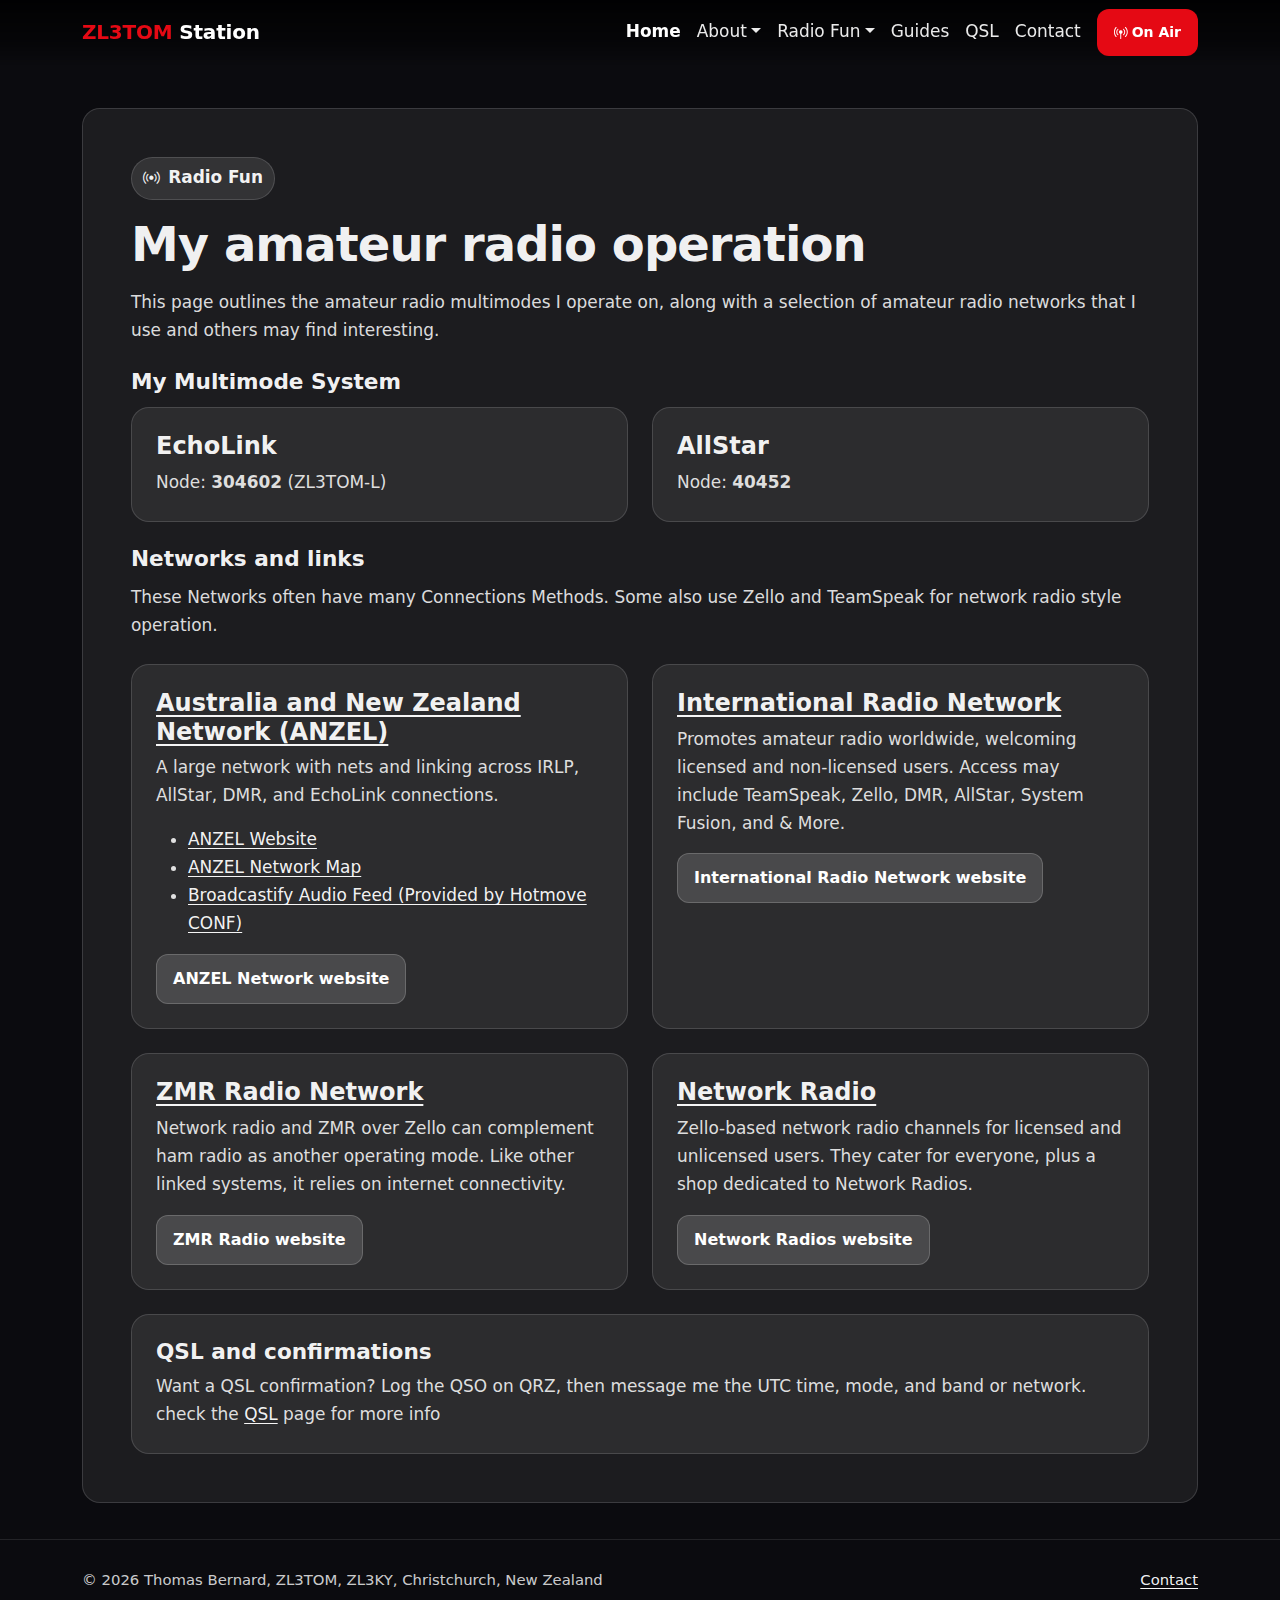
<file: radio-fun.html>
<!DOCTYPE html>

<html lang="en">
<head>
<title>Radio Fun | ZL3TOM EchoLink and AllStar</title>
<meta content="ZL3TOM Radio Fun, EchoLink node 304602, AllStar node 40452, ANZEL, IRN, ZMR Radio, and network radio links for ham radio operators in New Zealand and Australia." name="description"/>
<meta content="ZL3TOM, ham radio, amateur radio, Christchurch, New Zealand, EchoLink 304602, AllStar 40452, ANZEL, IRN, ZMR Radio, network radio, Zello, DMR, IRLP, System Fusion, TeamSpeak, nets" name="keywords"/>
<link href="https://zl3tom.com/radio-fun.html" rel="canonical"/>
<meta content="Radio Fun | ZL3TOM EchoLink and AllStar" property="og:title"/>
<meta content="EchoLink node 304602, AllStar node 40452, and network links, ANZEL, IRN, ZMR, Network Radios." property="og:description"/>
<meta content="website" property="og:type"/>
<meta content="https://zl3tom.com/radio-fun.html" property="og:url"/>
<meta content="summary" name="twitter:card"/>
<meta charset="utf-8">
<meta content="width=device-width, initial-scale=1" name="viewport">
<link crossorigin="anonymous" href="https://cdn.jsdelivr.net/npm/bootstrap@5.3.3/dist/css/bootstrap.min.css" integrity="sha384-QWTKZyjpPEjISv5WaRU9OFeRpok6YctnYmDr5pNlyT2bRjXh0JMhjY6hW+ALEwIH" rel="stylesheet"/>
<link href="https://cdn.jsdelivr.net/npm/bootstrap-icons@1.11.3/font/bootstrap-icons.min.css" rel="stylesheet"/>
<link href="assets/css/style.css" rel="stylesheet"/>
<meta content="About Thomas Bernard, ZL3TOM, amateur radio operator in Christchurch, New Zealand." name="description">
</meta></meta></meta></head>
<body>
<a class="skip-link" href="#main">Skip to content</a>
<nav class="navbar navbar-expand-lg navbar-dark fixed-top">
<div class="container">
<a class="navbar-brand fw-bold" href="index.html" style="letter-spacing:-0.01em;">
<span style="color: var(--brand);">ZL3TOM</span><span class="text-white"> Station</span>
</a>
<button aria-controls="navMain" aria-expanded="false" aria-label="Toggle navigation" class="navbar-toggler" data-bs-target="#navMain" data-bs-toggle="collapse" type="button">
<span class="navbar-toggler-icon"></span>
</button>
<div class="collapse navbar-collapse" id="navMain">
<ul class="navbar-nav ms-auto mb-2 mb-lg-0 align-items-lg-center">
<li class="nav-item"><a aria-current="page" class="nav-link active" href="index.html">Home</a></li>
<li class="nav-item dropdown">
<a aria-expanded="false" class="nav-link dropdown-toggle" data-bs-toggle="dropdown" href="about.html" id="navAbout" role="button">About</a>
<ul aria-labelledby="navAbout" class="dropdown-menu dropdown-menu-end">
<li><a class="dropdown-item" href="about.html">About Me</a></li>
<li><hr class="dropdown-divider"/></li>
<li><a class="dropdown-item" href="http://qrz.com/db/zl3tom" rel="noopener" target="_blank">QRZ, ZL3TOM</a></li>
<li><a class="dropdown-item" href="http://fb.com/zl3tom" rel="noopener" target="_blank">ZL3TOM, Facebook Page</a></li>
</ul>
</li>
<li class="nav-item dropdown">
<a aria-expanded="false" class="nav-link dropdown-toggle" data-bs-toggle="dropdown" href="radio-fun.html" id="navRadioFun" role="button">Radio Fun</a>
<ul aria-labelledby="navRadioFun" class="dropdown-menu dropdown-menu-end">
<li><a class="dropdown-item" href="radio-fun.html">Radio Fun</a></li>
<li><hr class="dropdown-divider"/></li>
<li><a class="dropdown-item" href="http://165.22.121.189/link.php?nodes=40452" rel="noopener" target="_blank">ZL3TOM, AllStar</a></li>
<li><a class="dropdown-item" href="https://aprs.fi/info/a/ZL3TOM" rel="noopener" target="_blank">ZL3TOM, APRS</a></li>
<li><a class="dropdown-item" href="http://anzel.radio" rel="noopener" target="_blank">ANZEL Network</a></li>
</ul>
</li>
<li class="nav-item"><a class="nav-link" href="guides.html">Guides</a></li><li class="nav-item"><a class="nav-link" href="qsl.html">QSL</a></li>
<li class="nav-item"><a class="nav-link" href="contact.html">Contact</a></li>
<li class="nav-item ms-lg-2">
<a aria-label="Open Radio Fun page" class="btn btn-sm btn-brand" href="radio-fun.html">
<i aria-hidden="true" class="bi bi-broadcast-pin me-1"></i>On Air
          </a>
</li>
</ul>
</div>
</div>
</nav>
<main id="main" style="padding-top: 88px;">
<section class="section">
<div class="container">
<div class="panel p-4 p-md-5">
<div class="kicker mb-3"><i aria-hidden="true" class="bi bi-broadcast"></i>Radio Fun</div>
<h1 class="display-5 display-title mb-3">My amateur radio operation</h1>
<p class="text-muted mb-4">
              This page outlines the amateur radio multimodes I operate on, along with a selection of
              amateur radio networks that I use and others may find interesting.
            </p>
<h2 class="row-title">My Multimode System</h2>
<div class="row g-4 mb-4">
<div class="col-lg-6">
<div class="panel p-4 h-100">
<h3 class="h4 fw-bold mb-2">EchoLink</h3>
<p class="text-muted mb-0">
                    Node: <strong>304602</strong> (ZL3TOM-L)
                  </p>
</div>
</div>
<div class="col-lg-6">
<div class="panel p-4 h-100">
<h3 class="h4 fw-bold mb-2">AllStar</h3>
<p class="text-muted mb-0">
                    Node: <strong>40452</strong>
</p>
</div>
</div>
</div>
<h2 class="row-title">Networks and links</h2>
<p class="text-muted mb-4">
              These Networks often have many Connections Methods.
              Some also use Zello and TeamSpeak for network radio style operation.
            </p>
<div class="row g-4">
<div class="col-lg-6">
<div class="panel p-4 h-100" id="anzel">
<h3 class="h4 fw-bold mb-2">
<a href="http://anzel.radio/" rel="noopener" target="_blank">Australia and New Zealand Network (ANZEL)</a>
</h3>
<p class="text-muted mb-3">
                    A large network with nets and linking across IRLP, AllStar, DMR, and EchoLink connections.
                  </p>
<ul class="text-muted mb-3">
<li><a href="http://anzel.radio/" rel="noopener" target="_blank">ANZEL Website</a></li>
<li><a href="https://anzel.radio/wp-content/uploads/2023/06/Ham-Australia-EchoLink-Network-Map-25062023-1-scaled.jpg" rel="noopener" target="_blank">ANZEL Network Map</a></li>
<li><a href="https://www.broadcastify.com/webPlayer/32361/web" rel="noopener" target="_blank">Broadcastify Audio Feed (Provided by Hotmove CONF)</a></li>
</ul>
<a class="btn btn-ghost" href="http://anzel.radio/" rel="noopener" target="_blank">ANZEL Network website</a>
</div>
</div>
<div class="col-lg-6">
<div class="panel p-4 h-100" id="irn">
<h3 class="h4 fw-bold mb-2">
<a href="http://irn.radio" rel="noopener" target="_blank">International Radio Network</a>
</h3>
<p class="text-muted mb-3">
                    Promotes amateur radio worldwide, welcoming licensed and non-licensed users.
                    Access may include TeamSpeak, Zello, DMR, AllStar, System Fusion, and  &amp; More.
                  </p>
<a class="btn btn-ghost" href="http://irn.radio" rel="noopener" target="_blank">International Radio Network website</a>
</div>
</div>
<div class="col-lg-6">
<div class="panel p-4 h-100" id="zmr">
<h3 class="h4 fw-bold mb-2">
<a href="https://zmr.godaddysites.com/" rel="noopener" target="_blank">ZMR Radio Network</a>
</h3>
<p class="text-muted mb-3">
                    Network radio and ZMR over Zello can complement ham radio as another operating mode.
                    Like other linked systems, it relies on internet connectivity.
                  </p>
<a class="btn btn-ghost" href="https://zmr.godaddysites.com/" rel="noopener" target="_blank">ZMR Radio website</a>
</div>
</div>
<div class="col-lg-6">
<div class="panel p-4 h-100" id="networkradios">
<h3 class="h4 fw-bold mb-2">
<a href="https://networkradios.weebly.com/" rel="noopener" target="_blank">Network Radio</a>
</h3>
<p class="text-muted mb-3">
                    Zello-based network radio channels for licensed and unlicensed users.
                    They cater for everyone, plus a shop dedicated to Network Radios.
                  </p>
<a class="btn btn-ghost" href="https://networkradios.weebly.com/" rel="noopener" target="_blank">Network Radios website</a>
</div>
</div>
</div>
<div class="panel p-4 mt-4">
<h2 class="row-title mb-2">QSL and confirmations</h2>
<p class="text-muted mb-0">
                Want a QSL confirmation? Log the QSO on QRZ, then message me the UTC time, mode, and band or network.
                check the <a href="/qsl.html" rel="noopener" target="_blank">QSL</a> page for more info
              </p>
</div>
</div>
</div>
</section>
</main>
<footer class="footer">
<div class="container">
<div class="d-flex flex-column flex-md-row align-items-start align-items-md-center justify-content-between gap-2">
<div class="small">
        © <span id="yearNow"></span> Thomas Bernard, ZL3TOM, ZL3KY, Christchurch, New Zealand
      </div>
<div class="small">
<a href="contact.html">Contact</a>
</div>
</div>
</div>
</footer>
<script>
  document.getElementById("yearNow").textContent = new Date().getFullYear();
</script>
<script crossorigin="anonymous" integrity="sha384-YvpcrYf0tY3lHB60NNkmXc5s9fDVZLESaAA55NDzOxhy9GkcIdslK1eN7N6jIeHz" src="https://cdn.jsdelivr.net/npm/bootstrap@5.3.3/dist/js/bootstrap.bundle.min.js"></script>
<script type="application/ld+json">
    {
      "@context": "https://schema.org",
      "@type": "WebPage",
      "name": "Radio Fun | ZL3TOM",
      "url": "https://zl3tom.com/radio-fun.html",
      "about": {
        "@type": "Thing",
        "name": "Amateur Radio Networks"
      }
    }
    </script>
</body>
</html>
</file>
<file: assets/css/style.css>
/* ZL3TOM, Netflix inspired, high contrast, accessible */

:root{
  --bg: #0b0b0f;
  --panel: rgba(255,255,255,.06);
  --panel2: rgba(255,255,255,.09);
  --stroke: rgba(255,255,255,.14);
  --text: rgba(255,255,255,.96);
  --muted: rgba(255,255,255,.86);
  --brand: #e50914; /* Netflix red vibe */
  --brand2: #4da3ff;
  --focus: #fbbf24;
}

html, body{
  background: var(--bg);
  color: var(--text);
}

body{
  font-family: system-ui, -apple-system, Segoe UI, Roboto, Arial, sans-serif;
  font-size: 1.06rem;
  line-height: 1.65;
}

a{
  color: var(--text);
  text-underline-offset: .18em;
}
a:hover{ color: #fff; }

.text-muted{ color: var(--muted) !important; }

.navbar{
  background: linear-gradient(180deg, rgba(0,0,0,.85) 0%, rgba(0,0,0,.45) 65%, rgba(0,0,0,0) 100%) !important;
  backdrop-filter: blur(10px);
}

.navbar .nav-link{
  color: rgba(255,255,255,.92) !important;
  padding: .65rem .85rem;
}
.navbar .nav-link:hover{ color: #fff !important; }
.navbar .nav-link.active{
  color: #fff !important;
  font-weight: 800;
}

.dropdown-menu{
  background: rgba(10,10,14,.98);
  border: 1px solid var(--stroke);
  border-radius: 16px;
}
.dropdown-item{
  color: rgba(255,255,255,.92);
}
.dropdown-item:hover,
.dropdown-item:focus{
  background: rgba(255,255,255,.10);
  color: #fff;
}

.hero{
  position: relative;
  min-height: 72vh;
  display:flex;
  align-items:flex-end;
  padding: 7rem 0 3.5rem;
  background:
    radial-gradient(900px 500px at 15% 15%, rgba(229,9,20,.26), transparent 60%),
    radial-gradient(900px 520px at 85% 35%, rgba(77,163,255,.18), transparent 62%),
    linear-gradient(180deg, rgba(0,0,0,.85) 0%, rgba(11,11,15,.35) 35%, rgba(11,11,15,1) 100%);
  overflow:hidden;
}

.hero::before{
  content:"";
  position:absolute;
  inset:0;
  background:
    linear-gradient(90deg, rgba(229,9,20,.06) 0%, rgba(77,163,255,.03) 55%, rgba(34,197,94,.03) 100%),
    radial-gradient(circle at 20% 90%, rgba(255,255,255,.08), transparent 55%),
    radial-gradient(circle at 80% 20%, rgba(255,255,255,.06), transparent 55%);
  opacity:.75;
  pointer-events:none;
}

.hero::after{
  content:"";
  position:absolute;
  inset:0;
  background: linear-gradient(180deg, rgba(0,0,0,.0) 0%, rgba(0,0,0,.35) 55%, rgba(11,11,15,1) 100%);
  pointer-events:none;
}

.hero-content{
  position: relative;
  z-index: 2;
}

.kicker{
  display:inline-flex;
  gap:.5rem;
  align-items:center;
  padding: .4rem .7rem;
  border-radius: 999px;
  background: rgba(255,255,255,.10);
  border: 1px solid rgba(255,255,255,.14);
  color: rgba(255,255,255,.95);
  font-weight: 700;
}

.display-title{
  font-weight: 900;
  letter-spacing: -0.02em;
}

.btn{
  border-radius: 12px;
  padding: .75rem 1rem;
  font-weight: 800;
}

.btn-brand{
  background: var(--brand);
  border: 1px solid rgba(229,9,20,.65);
  color: #fff;
}
.btn-brand:hover{
  background: rgba(229,9,20,.92);
  color: #fff;
}

.btn-ghost{
  background: rgba(255,255,255,.14);
  border: 1px solid rgba(255,255,255,.18);
  color: #fff;
}
.btn-ghost:hover{
  background: rgba(255,255,255,.20);
  color: #fff;
}

.section{
  padding: 1.25rem 0 2.25rem;
}

.row-title{
  font-weight: 900;
  font-size: 1.35rem;
  margin: 0 0 .75rem;
}

.panel{
  background: rgba(255,255,255,.07);
  border: 1px solid var(--stroke);
  border-radius: 18px;
}

.footer{
  border-top: 1px solid rgba(255,255,255,.10);
  padding: 28px 0;
  color: rgba(255,255,255,.80);
}

a.skip-link{
  position:absolute;
  left:-999px;
  top:auto;
  width:1px;
  height:1px;
  overflow:hidden;
}
a.skip-link:focus{
  left: 1rem;
  top: 1rem;
  width:auto;
  height:auto;
  padding: .5rem .75rem;
  background: #ffffff;
  color: #000000;
  border: 2px solid rgba(0,0,0,.35);
  border-radius: .75rem;
  z-index: 2000;
}

a:focus-visible,
button:focus-visible,
.btn:focus-visible,
.dropdown-item:focus-visible{
  outline: 3px solid var(--focus);
  outline-offset: 3px;
  border-radius: 12px;
}

@media (prefers-reduced-motion: reduce){
  *{ transition:none !important; animation:none !important; scroll-behavior:auto !important; }
  .tile:hover{ transform:none; }
}
</file>
